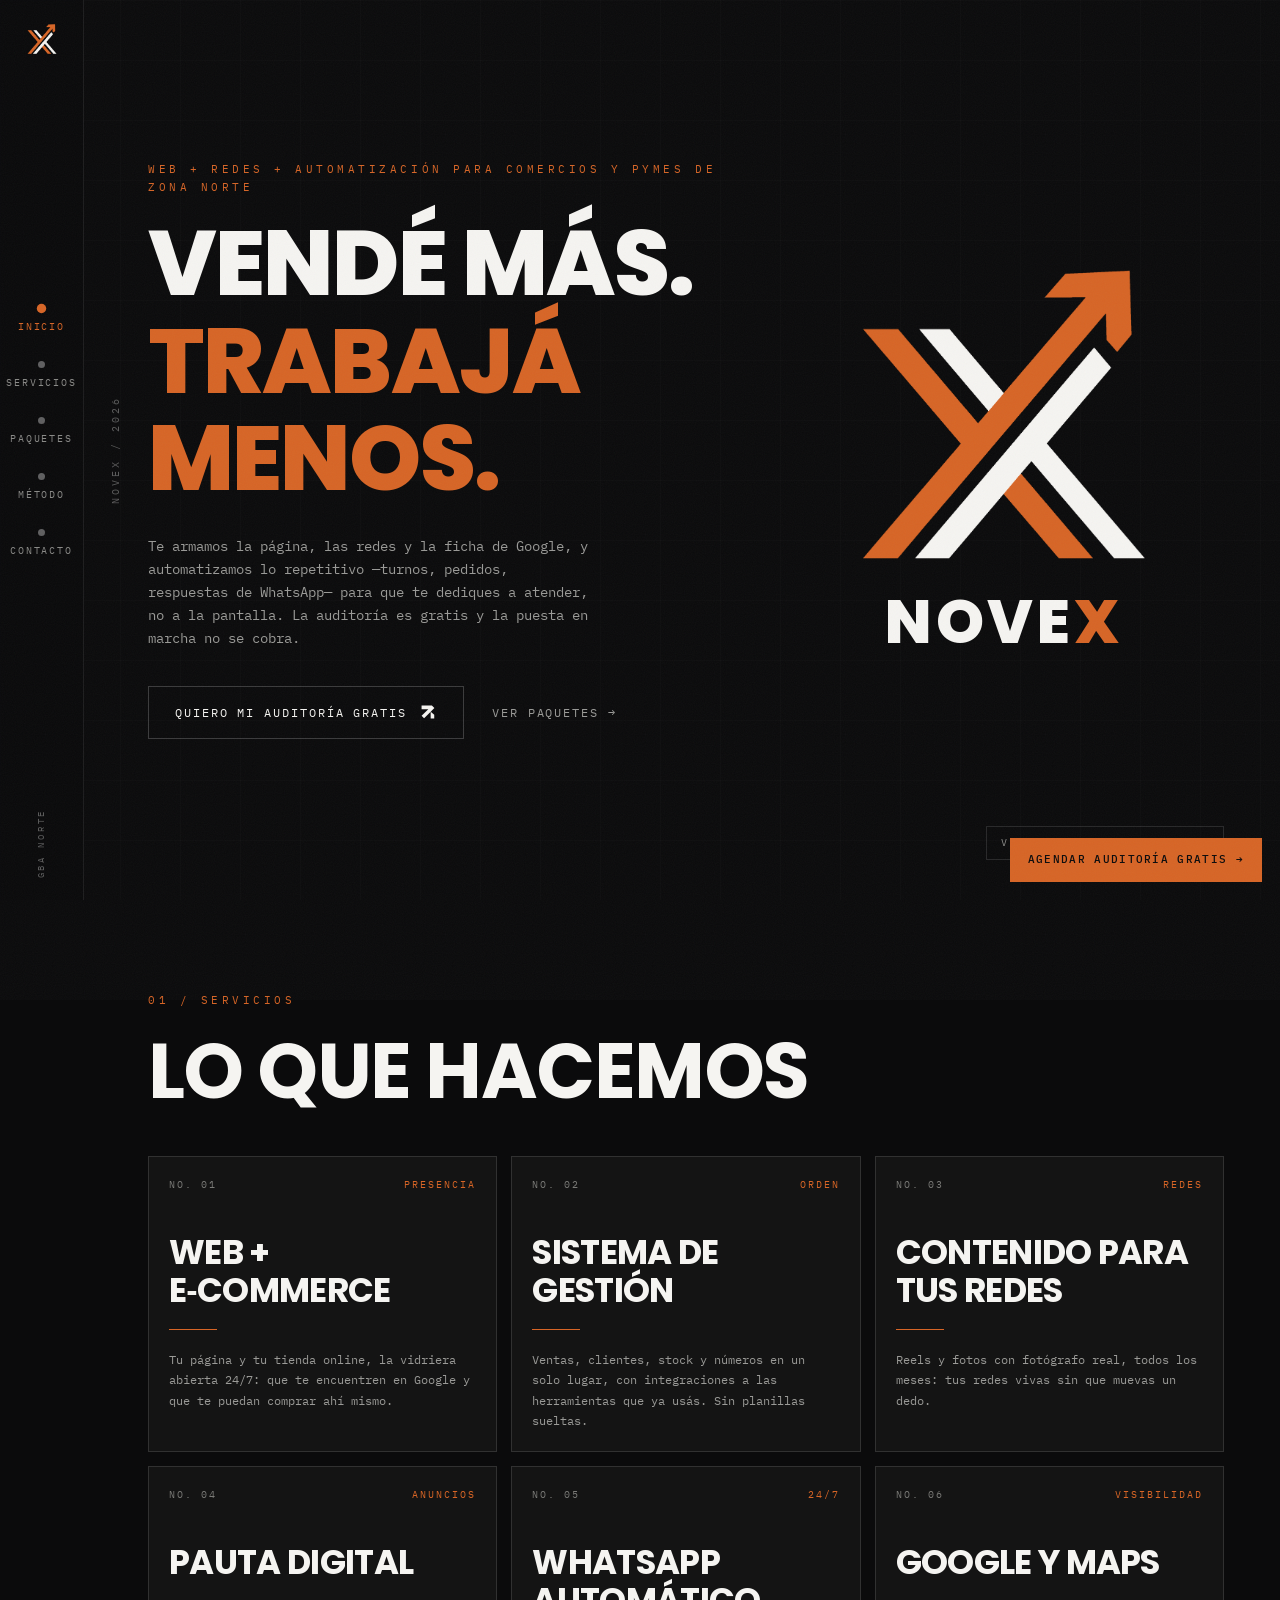
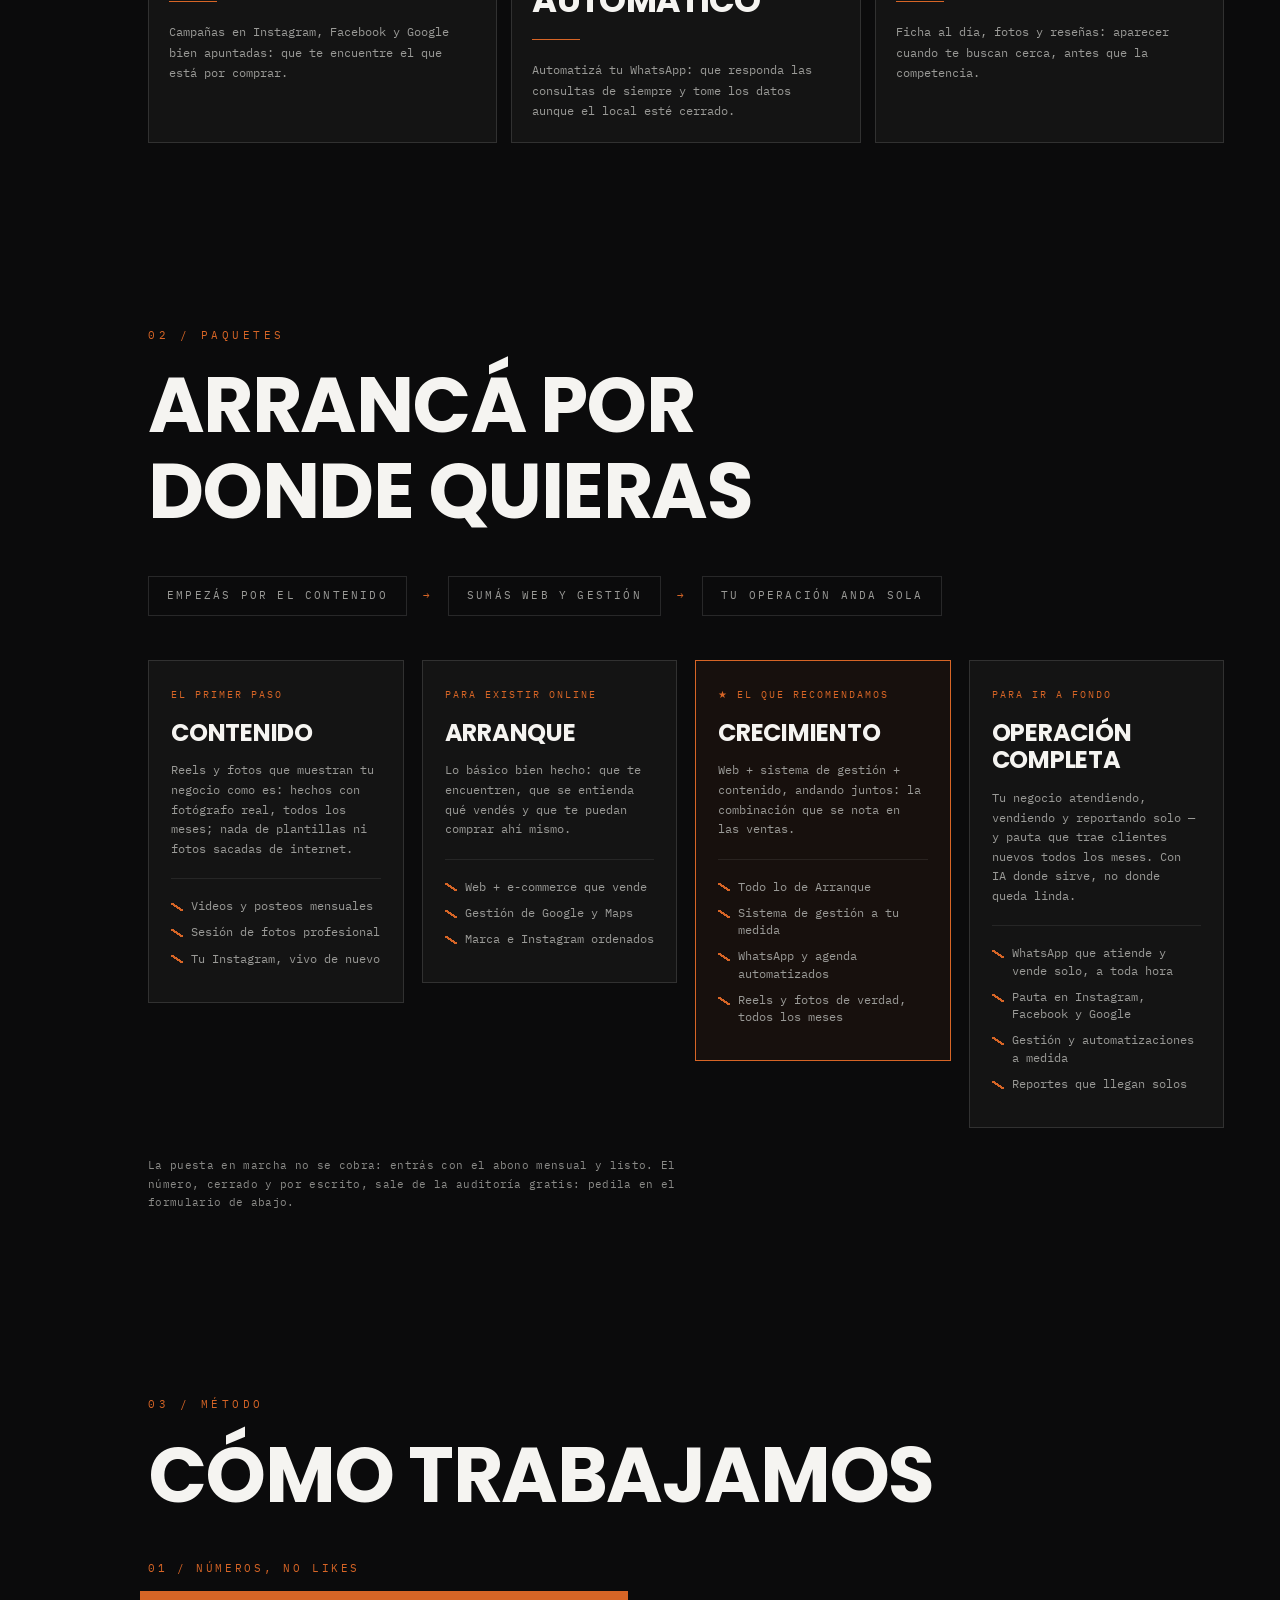
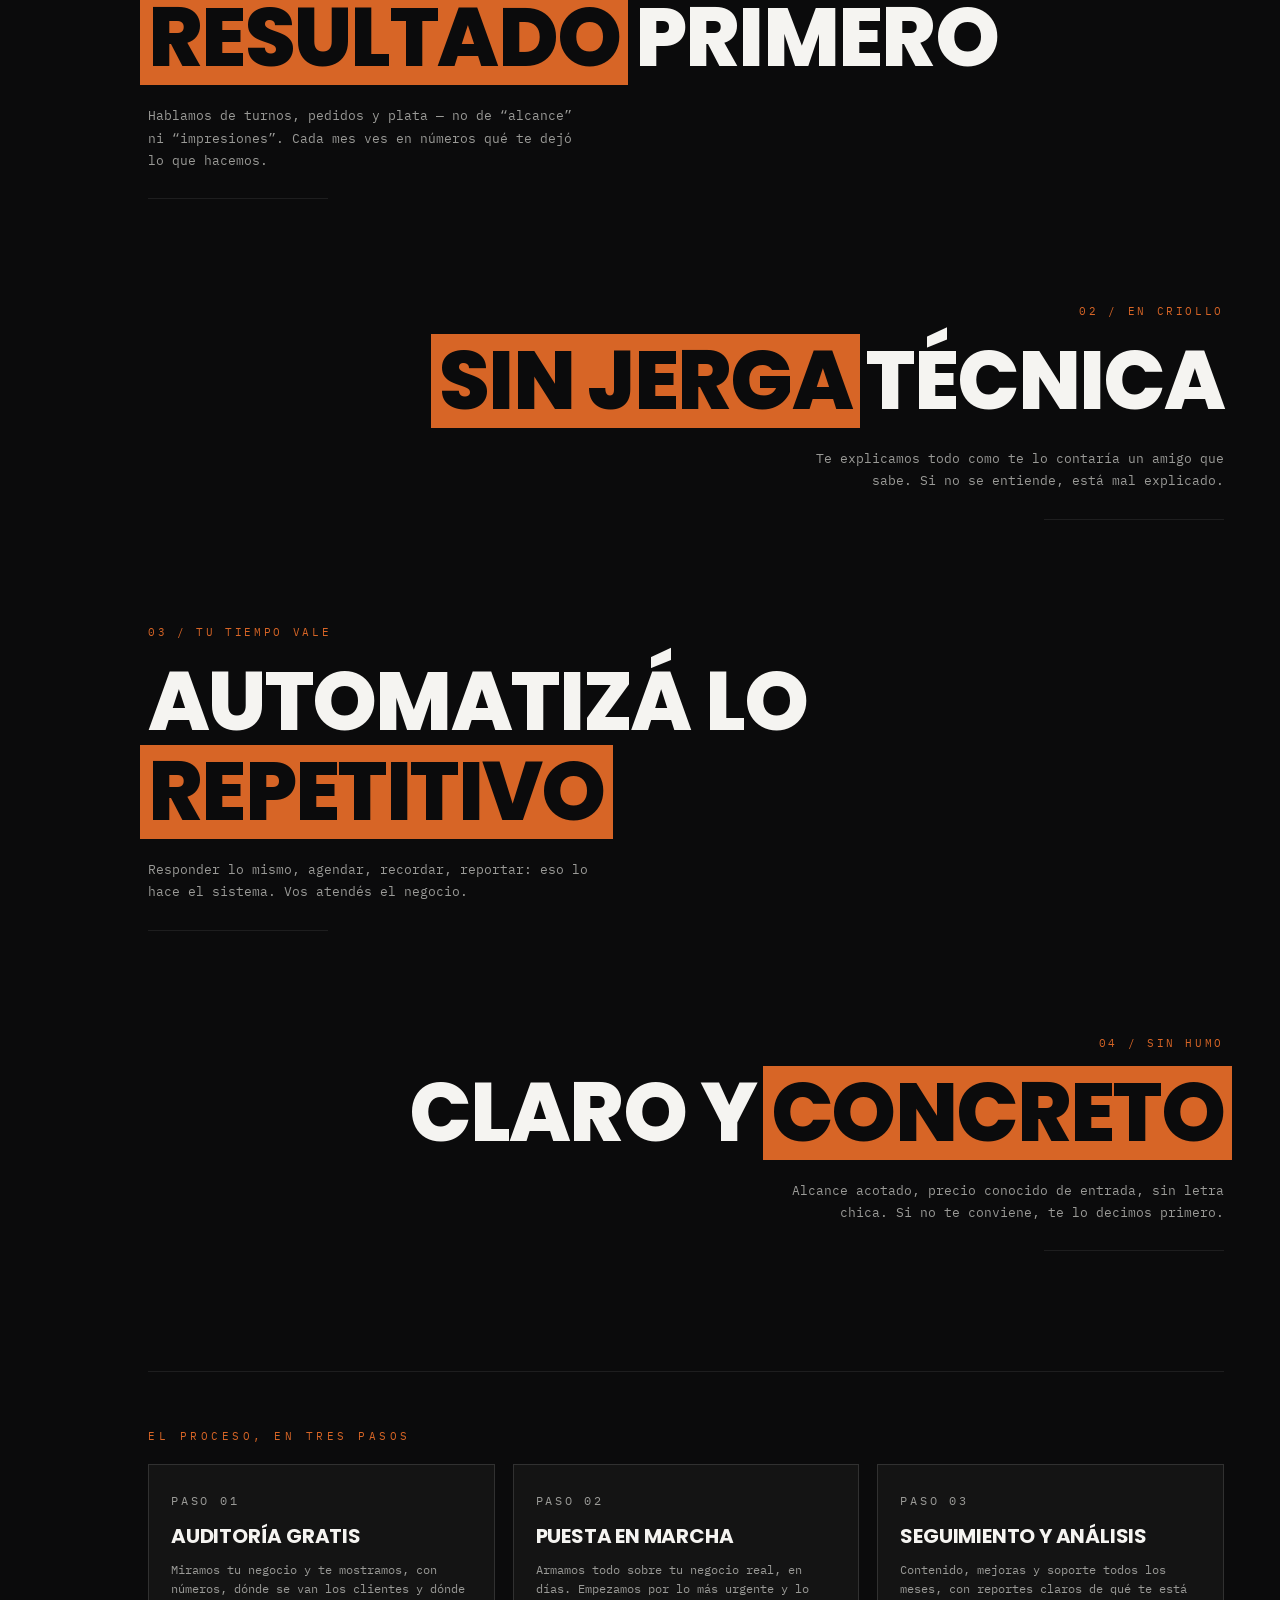
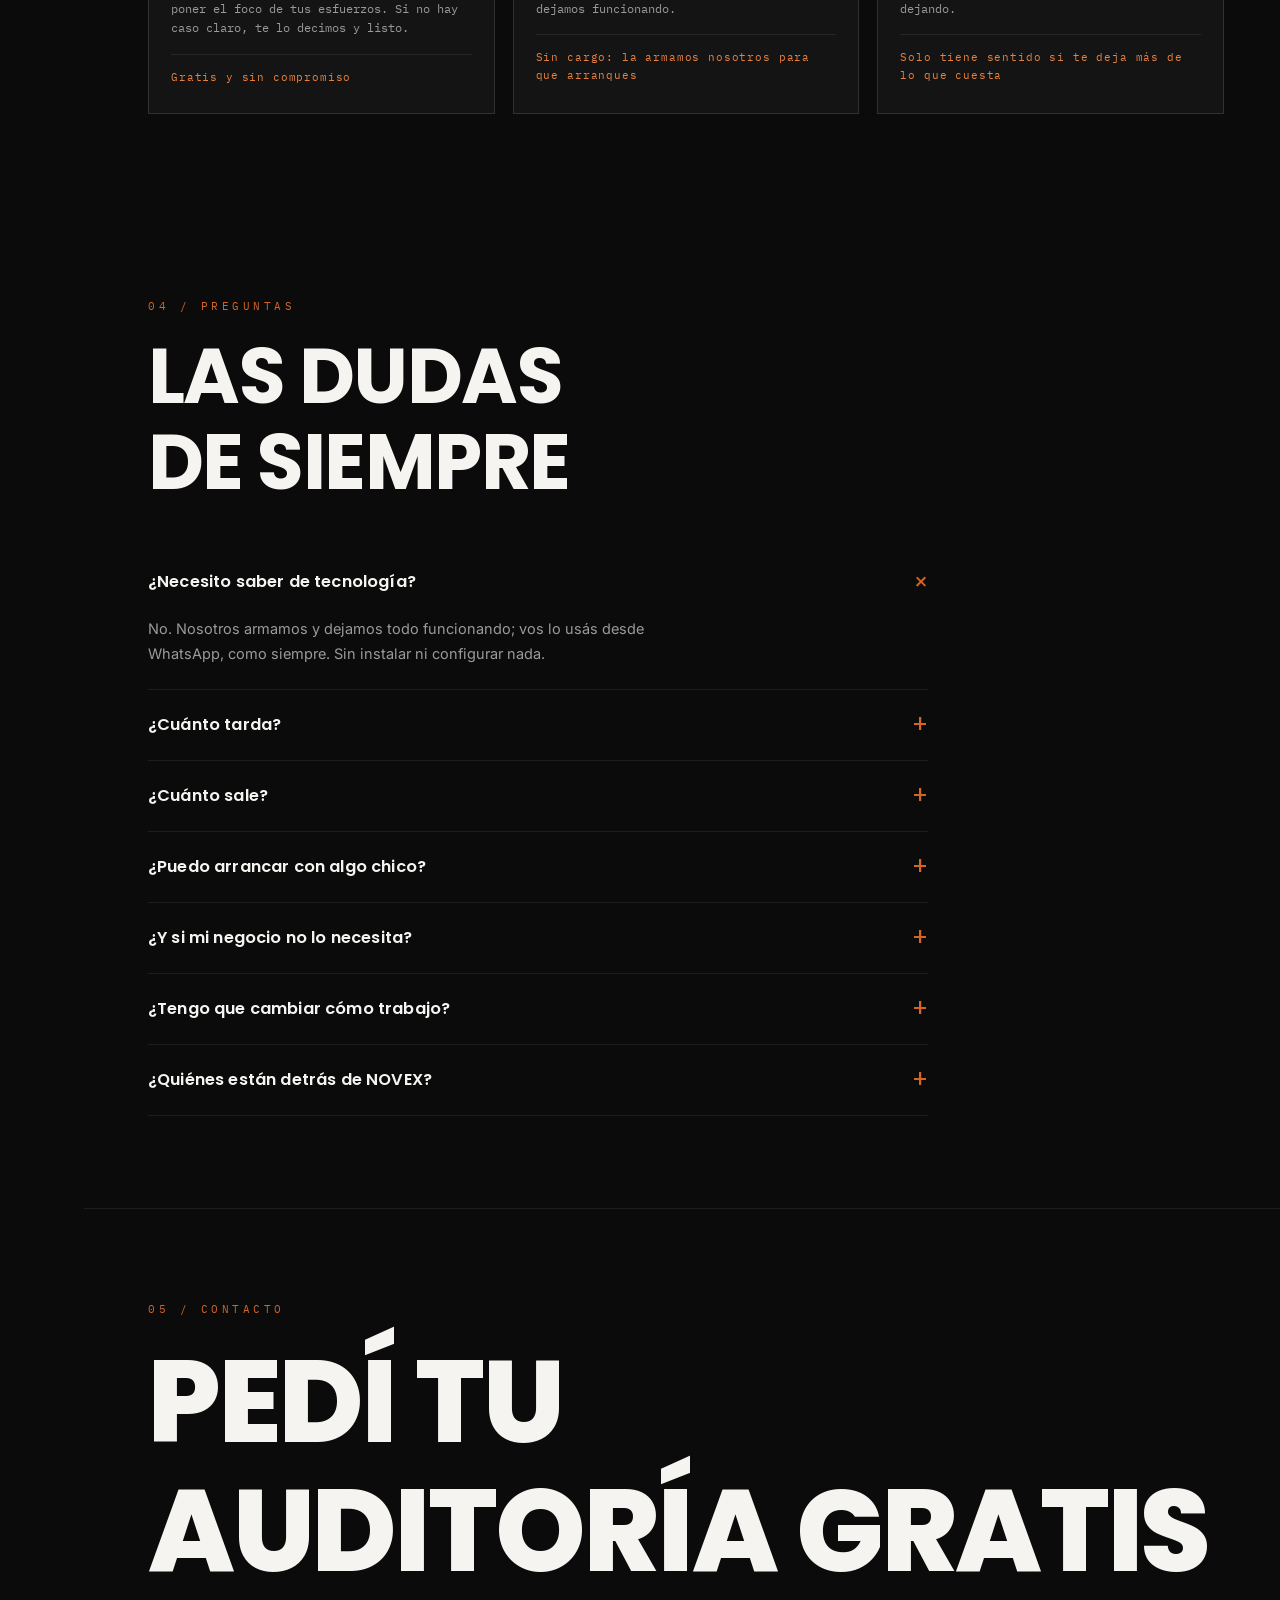
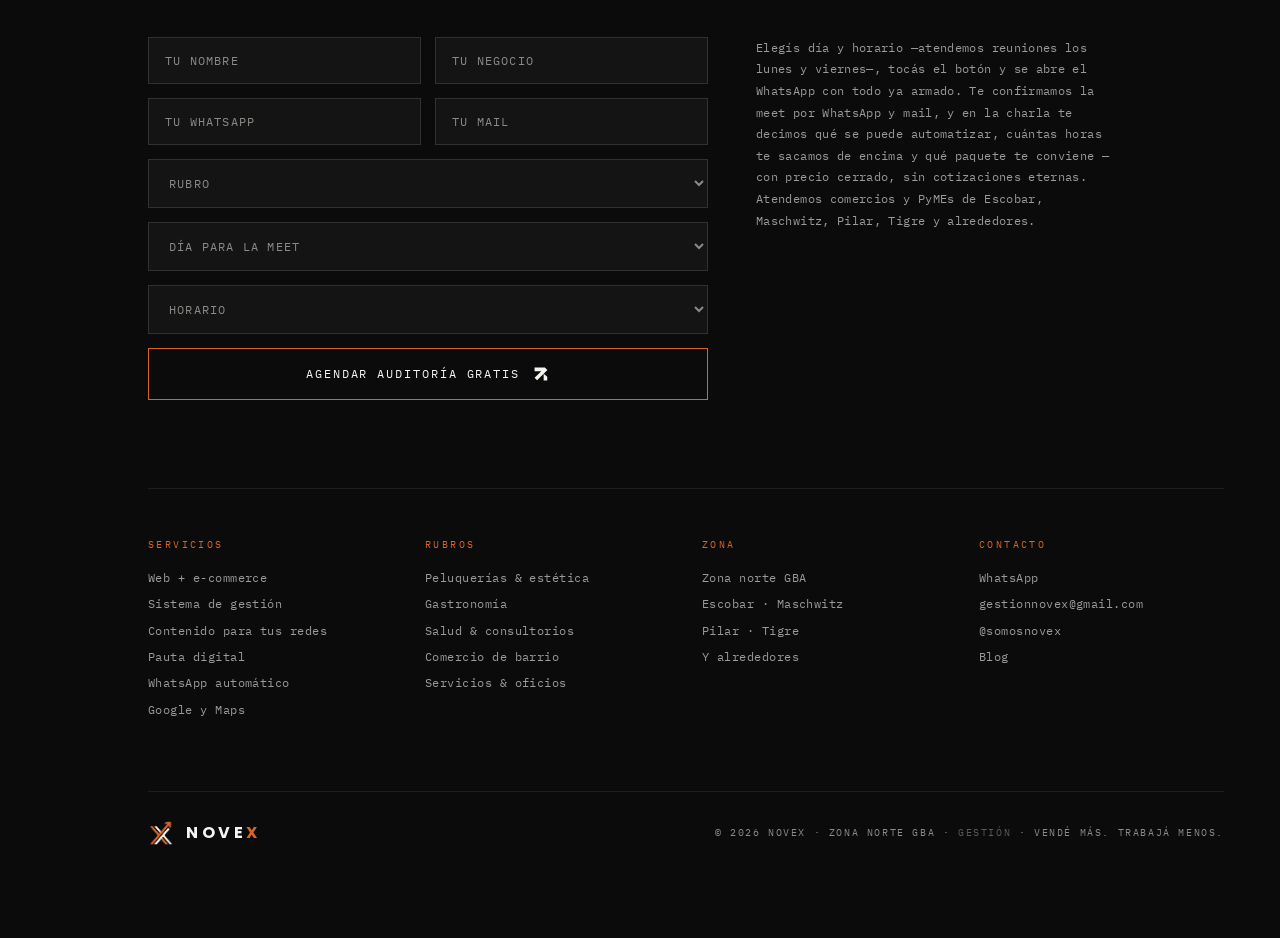
<file: index.html>
<!DOCTYPE html>
<html lang="es-AR">
<head>
  <meta charset="UTF-8">
  <meta name="viewport" content="width=device-width, initial-scale=1.0">
  <title>NOVEX — Páginas web y automatización para PyMEs de zona norte GBA | Vendé más. Trabajá menos.</title>
  <meta name="description" content="Páginas web, contenido y WhatsApp automático para PyMEs de Escobar, Maschwitz, Pilar, Tigre y zona norte GBA. Auditoría gratis. Vendé más. Trabajá menos.">
  <meta property="og:title" content="NOVEX — Vendé más. Trabajá menos.">
  <meta property="og:description" content="Páginas web + automatización para PyMEs de zona norte GBA, a precio de PyME, rápido y en criollo.">
  <meta property="og:type" content="website">
  <meta property="og:url" content="https://somosnovex.com/">
  <meta property="og:image" content="https://somosnovex.com/assets/og.png">
  <meta property="og:image:width" content="1200">
  <meta property="og:image:height" content="630">
  <meta name="twitter:card" content="summary_large_image">
  <meta name="twitter:image" content="https://somosnovex.com/assets/og.png">
  <link rel="canonical" href="https://somosnovex.com/">
  <link rel="icon" type="image/svg+xml" href="assets/favicon.svg">
  <link rel="preconnect" href="https://fonts.googleapis.com">
  <link rel="preconnect" href="https://fonts.gstatic.com" crossorigin>
  <link href="https://fonts.googleapis.com/css2?family=Poppins:wght@600;700;800&family=IBM+Plex+Mono:wght@400;500&family=Inter:wght@400;500&display=swap" rel="stylesheet">
  <link rel="stylesheet" href="estilos.css?v=7">
  <script type="application/ld+json">
  {
    "@context": "https://schema.org",
    "@type": "ProfessionalService",
    "name": "NOVEX",
    "url": "https://somosnovex.com/",
    "description": "Agencia de páginas web, contenido y automatización para PyMEs y comercios de zona norte GBA.",
    "email": "gestionnovex@gmail.com",
    "image": "https://somosnovex.com/assets/og.png",
    "sameAs": ["https://instagram.com/somosnovex"],
    "areaServed": [
      {"@type": "City", "name": "Escobar"},
      {"@type": "City", "name": "Ingeniero Maschwitz"},
      {"@type": "City", "name": "Pilar"},
      {"@type": "City", "name": "Tigre"},
      {"@type": "AdministrativeArea", "name": "Zona norte del Gran Buenos Aires"}
    ],
    "knowsLanguage": "es-AR",
    "slogan": "Vendé más. Trabajá menos."
  }
  </script>
</head>
<body>

  <a class="saltar" href="#inicio">Saltar al contenido</a>

  <!-- grilla + grano de fondo -->
  <div class="fondo-grilla" aria-hidden="true"></div>
  <div class="fondo-grano" aria-hidden="true"></div>

  <!-- ============ BARRA MOBILE ============ -->
  <header class="barra">
    <a class="barra__marca" href="#inicio">
      <img src="assets/novex-iso-dark.png" alt="" width="26" height="26">
      <span>NOVE<em>X</em></span>
    </a>
    <a class="barra__cta mono" href="#contacto">Hablemos →</a>
  </header>

  <!-- ============ SIDE-NAV ============ -->
  <nav class="lateral" aria-label="Secciones">
    <a class="lateral__iso" href="#inicio" aria-label="NOVEX, inicio">
      <img src="assets/novex-iso-dark.png" alt="" width="34" height="34">
    </a>
    <div class="lateral__items">
      <a href="#inicio" class="lateral__item activa"><span class="lateral__punto"></span>Inicio</a>
      <a href="#servicios" class="lateral__item"><span class="lateral__punto"></span>Servicios</a>
      <a href="#paquetes" class="lateral__item"><span class="lateral__punto"></span>Paquetes</a>
      <a href="#metodo" class="lateral__item"><span class="lateral__punto"></span>Método</a>
      <a href="#contacto" class="lateral__item"><span class="lateral__punto"></span>Contacto</a>
    </div>
    <p class="lateral__zona">GBA NORTE</p>
  </nav>

  <main class="contenido">

    <!-- ============ HERO ============ -->
    <section class="hero" id="inicio">
      <p class="hero__vertical mono" aria-hidden="true">NOVEX / 2026</p>

      <div class="hero__bloque">
        <p class="eyebrow mono">Web + redes + automatización para comercios y PyMEs de zona norte</p>
        <h1 class="hero__linea" data-scramble>VENDÉ MÁS.</h1>
        <h1 class="hero__linea hero__linea--naranja" data-scramble data-scramble-delay="200">TRABAJÁ MENOS.</h1>
        <p class="hero__nota mono">Te armamos la página, las redes y la ficha de Google, y automatizamos lo repetitivo
        —turnos, pedidos, respuestas de WhatsApp— para que te dediques a atender, no a la pantalla. La auditoría es gratis y la puesta en marcha no se cobra.</p>
        <div class="hero__acciones">
          <a class="btn" href="#contacto" data-scramble-hover>
            <span class="btn__label">QUIERO MI AUDITORÍA GRATIS</span>
            <svg class="chevron" width="18" height="18" viewBox="0 0 27 27" fill="none" aria-hidden="true"><path d="M3.85715 3.85715H19.2857L23.0553 7.64066L17.5163 13.1595L22.8462 17.5055V23.1429H17.5055V13.1703L7.65696 22.9832L3.8874 19.2L13.9259 9.19781H3.85715V3.85715Z" fill="currentColor"/></svg>
          </a>
          <a class="hero__link mono" href="#paquetes">VER PAQUETES →</a>
        </div>
      </div>

      <div class="hero__marca" aria-hidden="true">
        <img src="assets/novex-iso-dark.png" alt="" width="380" height="380">
        <p>NOVE<em>X</em></p>
      </div>
      <p class="hero__tag mono">v.2026 / Comercios &amp; PyMEs</p>
    </section>

    <!-- ============ SERVICIOS ============ -->
    <section class="seccion" id="servicios">
      <header class="seccion__cab" data-reveal="left">
        <p class="eyebrow mono">01 / Servicios</p>
        <h2>LO QUE HACEMOS</h2>
      </header>

      <div class="servicios" id="pista-servicios">
        <article class="servicio">
          <div class="servicio__cab mono"><span>No. 01</span><span class="servicio__tag">Presencia</span></div>
          <h3>Web + e&#8209;commerce</h3>
          <div class="servicio__linea"></div>
          <p class="mono">Tu página y tu tienda online, la vidriera abierta 24/7: que te encuentren
          en Google y que te puedan comprar ahí mismo.</p>
        </article>
        <article class="servicio">
          <div class="servicio__cab mono"><span>No. 02</span><span class="servicio__tag">Orden</span></div>
          <h3>Sistema de gestión</h3>
          <div class="servicio__linea"></div>
          <p class="mono">Ventas, clientes, stock y números en un solo lugar, con integraciones
          a las herramientas que ya usás. Sin planillas sueltas.</p>
        </article>
        <article class="servicio">
          <div class="servicio__cab mono"><span>No. 03</span><span class="servicio__tag">Redes</span></div>
          <h3>Contenido para tus redes</h3>
          <div class="servicio__linea"></div>
          <p class="mono">Reels y fotos con fotógrafo real, todos los meses:
          tus redes vivas sin que muevas un dedo.</p>
        </article>
        <article class="servicio">
          <div class="servicio__cab mono"><span>No. 04</span><span class="servicio__tag">Anuncios</span></div>
          <h3>Pauta digital</h3>
          <div class="servicio__linea"></div>
          <p class="mono">Campañas en Instagram, Facebook y Google bien apuntadas: que te
          encuentre el que está por comprar.</p>
        </article>
        <article class="servicio">
          <div class="servicio__cab mono"><span>No. 05</span><span class="servicio__tag">24/7</span></div>
          <h3>WhatsApp automático</h3>
          <div class="servicio__linea"></div>
          <p class="mono">Automatizá tu WhatsApp: que responda las consultas de siempre y tome los datos
          aunque el local esté cerrado.</p>
        </article>
        <article class="servicio">
          <div class="servicio__cab mono"><span>No. 06</span><span class="servicio__tag">Visibilidad</span></div>
          <h3>Google y Maps</h3>
          <div class="servicio__linea"></div>
          <p class="mono">Ficha al día, fotos y reseñas: aparecer cuando te buscan
          cerca, antes que la competencia.</p>
        </article>
      </div>
      <div class="servicios__nav" aria-hidden="true">
        <button type="button" class="servicios__flecha" data-slide="-1" aria-label="Anterior">‹</button>
        <span class="mono servicios__pista">deslizá →</span>
        <button type="button" class="servicios__flecha" data-slide="1" aria-label="Siguiente">›</button>
      </div>
    </section>

    <!-- ============ PAQUETES ============ -->
    <section class="seccion" id="paquetes">
      <header class="seccion__cab" data-reveal="left">
        <p class="eyebrow mono">02 / Paquetes</p>
        <h2>ARRANCÁ POR <br>DONDE QUIERAS</h2>
      </header>

      <div class="recorrido mono" data-reveal="up">
        <span>Empezás por el contenido</span>
        <span class="recorrido__flecha" aria-hidden="true">→</span>
        <span>Sumás web y gestión</span>
        <span class="recorrido__flecha" aria-hidden="true">→</span>
        <span>Tu operación anda sola</span>
      </div>

      <div class="paquetes">
        <article class="paquete" data-reveal="up">
          <p class="paquete__tag mono">El primer paso</p>
          <h3>Contenido</h3>
          <p class="paquete__desc mono">Reels y fotos que muestran tu negocio como es:
          hechos con fotógrafo real, todos los meses; nada de plantillas ni fotos sacadas de internet.</p>
          <ul class="mono">
            <li>Videos y posteos mensuales</li>
            <li>Sesión de fotos profesional</li>
            <li>Tu Instagram, vivo de nuevo</li>
          </ul>
        </article>

        <article class="paquete" data-reveal="up">
          <p class="paquete__tag mono">Para existir online</p>
          <h3>Arranque</h3>
          <p class="paquete__desc mono">Lo básico bien hecho: que te encuentren,
          que se entienda qué vendés y que te puedan comprar ahí mismo.</p>
          <ul class="mono">
            <li>Web + e-commerce que vende</li>
            <li>Gestión de Google y Maps</li>
            <li>Marca e Instagram ordenados</li>
          </ul>
        </article>

        <article class="paquete paquete--estrella" data-reveal="up">
          <p class="paquete__tag mono">★ El que recomendamos</p>
          <h3>Crecimiento</h3>
          <p class="paquete__desc mono">Web + sistema de gestión + contenido,
          andando juntos: la combinación que se nota en las ventas.</p>
          <ul class="mono">
            <li>Todo lo de Arranque</li>
            <li>Sistema de gestión a tu medida</li>
            <li>WhatsApp y agenda automatizados</li>
            <li>Reels y fotos de verdad, todos los meses</li>
          </ul>
        </article>

        <article class="paquete" data-reveal="up">
          <p class="paquete__tag mono">Para ir a fondo</p>
          <h3>Operación completa</h3>
          <p class="paquete__desc mono">Tu negocio atendiendo, vendiendo y reportando
          solo — y pauta que trae clientes nuevos todos los meses. Con IA donde sirve, no donde queda linda.</p>
          <ul class="mono">
            <li>WhatsApp que atiende y vende solo, a toda hora</li>
            <li>Pauta en Instagram, Facebook y Google</li>
            <li>Gestión y automatizaciones a medida</li>
            <li>Reportes que llegan solos</li>
          </ul>
        </article>
      </div>

      <p class="nota-precios mono" data-reveal="up">La puesta en marcha no se cobra: entrás con el
      abono mensual y listo. El número, cerrado y por escrito, sale de la auditoría gratis: pedila en el formulario de abajo.</p>
    </section>

    <!-- ============ MÉTODO ============ -->
    <section class="seccion" id="metodo">
      <header class="seccion__cab" data-reveal="left">
        <p class="eyebrow mono">03 / Método</p>
        <h2>CÓMO TRABAJAMOS</h2>
      </header>

      <div class="principios">
        <article class="principio" data-reveal="left">
          <p class="mono principio__tag">01 / Números, no likes</p>
          <h3><span class="resalte"><i></i><b>RESULTADO</b></span> PRIMERO</h3>
          <p class="mono principio__nota">Hablamos de turnos, pedidos y plata — no de “alcance”
          ni “impresiones”. Cada mes ves en números qué te dejó lo que hacemos.</p>
          <div class="principio__deco"></div>
        </article>
        <article class="principio principio--der" data-reveal="right">
          <p class="mono principio__tag">02 / En criollo</p>
          <h3><span class="resalte"><i></i><b>SIN JERGA</b></span> TÉCNICA</h3>
          <p class="mono principio__nota">Te explicamos todo como te lo contaría un amigo
          que sabe. Si no se entiende, está mal explicado.</p>
          <div class="principio__deco"></div>
        </article>
        <article class="principio" data-reveal="left">
          <p class="mono principio__tag">03 / Tu tiempo vale</p>
          <h3>AUTOMATIZÁ LO <span class="resalte"><i></i><b>REPETITIVO</b></span></h3>
          <p class="mono principio__nota">Responder lo mismo, agendar, recordar, reportar:
          eso lo hace el sistema. Vos atendés el negocio.</p>
          <div class="principio__deco"></div>
        </article>
        <article class="principio principio--der" data-reveal="right">
          <p class="mono principio__tag">04 / Sin humo</p>
          <h3>CLARO Y <span class="resalte"><i></i><b>CONCRETO</b></span></h3>
          <p class="mono principio__nota">Alcance acotado, precio conocido de entrada, sin
          letra chica. Si no te conviene, te lo decimos primero.</p>
          <div class="principio__deco"></div>
        </article>
      </div>

      <div class="proceso" data-reveal="up">
        <p class="eyebrow mono">El proceso, en tres pasos</p>
        <div class="proceso__fila">
          <article class="paso">
            <p class="mono paso__num">Paso 01</p>
            <h3>AUDITORÍA GRATIS</h3>
            <p class="mono">Miramos tu negocio y te mostramos, con números, dónde se van
            los clientes y dónde poner el foco de tus esfuerzos. Si no hay caso claro, te lo decimos y listo.</p>
            <p class="mono paso__precio">Gratis y sin compromiso</p>
          </article>
          <article class="paso">
            <p class="mono paso__num">Paso 02</p>
            <h3>PUESTA EN MARCHA</h3>
            <p class="mono">Armamos todo sobre tu negocio real, en días. Empezamos por
            lo más urgente y lo dejamos funcionando.</p>
            <p class="mono paso__precio">Sin cargo: la armamos nosotros para que arranques</p>
          </article>
          <article class="paso">
            <p class="mono paso__num">Paso 03</p>
            <h3>SEGUIMIENTO Y ANÁLISIS</h3>
            <p class="mono">Contenido, mejoras y soporte todos los meses, con reportes
            claros de qué te está dejando.</p>
            <p class="mono paso__precio">Solo tiene sentido si te deja más de lo que cuesta</p>
          </article>
        </div>
      </div>
    </section>

    <!-- ============ FAQ ============ -->
    <section class="seccion seccion--angosta" id="faq">
      <header class="seccion__cab" data-reveal="left">
        <p class="eyebrow mono">04 / Preguntas</p>
        <h2>LAS DUDAS <br>DE SIEMPRE</h2>
      </header>

      <div class="faq" data-reveal="up">
        <details open>
          <summary>¿Necesito saber de tecnología?</summary>
          <p>No. Nosotros armamos y dejamos todo funcionando; vos lo usás desde
          WhatsApp, como siempre. Sin instalar ni configurar nada.</p>
        </details>
        <details>
          <summary>¿Cuánto tarda?</summary>
          <p>Días, no meses. Entramos por lo que más te duele —la web, el contenido
          o la atención— y lo dejamos andando. Después vamos sumando el resto de a poco. El tiempo que te ahorra lo ves enseguida; las ventas las medimos mes a mes, con números.</p>
        </details>
        <details>
          <summary>¿Cuánto sale?</summary>
          <p>La auditoría es gratis y la puesta en marcha también: no cobramos por
          arrancar. Pagás solo el abono mensual, fijo y sin letra chica, y el número
          exacto te lo damos cerrado y por escrito antes de empezar.</p>
        </details>
        <details>
          <summary>¿Puedo arrancar con algo chico?</summary>
          <p>Sí, para eso está el paquete de Contenido: reels y fotos con fotógrafo real
          todos los meses, sin costo de arranque. Tu negocio empieza a verse bien online,
          y cuando los resultados te convenzan, pasás a Crecimiento, el que recomendamos. Nadie te apura.</p>
        </details>
        <details>
          <summary>¿Y si mi negocio no lo necesita?</summary>
          <p>Te lo decimos en la auditoría. Si lo que hacemos no te va a dejar más
          de lo que cuesta, no tiene sentido para nadie — preferimos que nos
          recomiendes a cobrarte por algo que no sirve.</p>
        </details>
        <details>
          <summary>¿Tengo que cambiar cómo trabajo?</summary>
          <p>No. Armamos todo sobre tu forma de trabajar actual: tu WhatsApp, tu
          agenda, tus tiempos. La idea es sacarte tareas, no sumarte sistemas.</p>
        </details>
        <details>
          <summary>¿Quiénes están detrás de NOVEX?</summary>
          <p>Dos socios, de zona norte. Cuando escribís, te responde uno de
          nosotros — no un call center ni un bot que se hace el humano.</p>
        </details>
      </div>
    </section>

    <!-- ============ CONTACTO ============ -->
    <section class="seccion contacto" id="contacto">
      <header class="seccion__cab" data-reveal="left">
        <p class="eyebrow mono">05 / Contacto</p>
        <h2 class="contacto__titulo">PEDÍ TU <br>AUDITORÍA GRATIS</h2>
      </header>

      <div class="contacto__cta" data-reveal="up">
        <form class="form" id="form-auditoria" novalidate>
          <input type="text" name="nombre" placeholder="TU NOMBRE" aria-label="Tu nombre" autocomplete="name" required>
          <input type="text" name="negocio" placeholder="TU NEGOCIO" aria-label="El nombre de tu negocio" autocomplete="organization" required>
          <input type="tel" name="telefono" placeholder="TU WHATSAPP" aria-label="Tu número de WhatsApp" autocomplete="tel" inputmode="tel" required>
          <input type="email" name="email" placeholder="TU MAIL" aria-label="Tu email" autocomplete="email" inputmode="email" required>
          <select name="rubro" aria-label="Rubro de tu negocio" required>
            <option value="" selected disabled>RUBRO</option>
            <option>Peluquería / estética</option>
            <option>Gastronomía</option>
            <option>Salud / consultorio</option>
            <option>Comercio de barrio</option>
            <option>Servicios / oficios</option>
            <option>Estudio / profesional</option>
            <option>Otro</option>
          </select>
          <select name="dia" id="turno-dia" aria-label="Día para la reunión" required>
            <option value="" selected disabled>DÍA PARA LA MEET</option>
          </select>
          <select name="hora" aria-label="Horario para la reunión" required>
            <option value="" selected disabled>HORARIO</option>
            <option>10:00</option>
            <option>11:00</option>
            <option>12:00</option>
            <option>16:00</option>
            <option>17:00</option>
            <option>18:00</option>
          </select>
          <button class="btn btn--lleno" type="submit" data-scramble-hover>
            <span class="btn__label">AGENDAR AUDITORÍA GRATIS</span>
            <svg class="chevron" width="18" height="18" viewBox="0 0 27 27" fill="none" aria-hidden="true"><path d="M3.85715 3.85715H19.2857L23.0553 7.64066L17.5163 13.1595L22.8462 17.5055V23.1429H17.5055V13.1703L7.65696 22.9832L3.8874 19.2L13.9259 9.19781H3.85715V3.85715Z" fill="currentColor"/></svg>
          </button>
          <p class="form__error mono" role="alert" hidden>Completá todos los datos y elegí día y horario.</p>
        </form>
        <p class="contacto__nota mono">Elegís día y horario —atendemos reuniones los lunes y viernes—,
        tocás el botón y se abre el WhatsApp con todo ya armado. Te confirmamos la meet por WhatsApp
        y mail, y en la charla te decimos qué se puede automatizar, cuántas horas te sacamos de encima
        y qué paquete te conviene — con precio cerrado, sin cotizaciones eternas. Atendemos comercios
        y PyMEs de Escobar, Maschwitz, Pilar, Tigre y alrededores.</p>
      </div>

      <div class="colofon" data-reveal="up">
        <div>
          <p class="colofon__titulo mono">Servicios</p>
          <ul class="mono">
            <li><a href="#servicios">Web + e-commerce</a></li>
            <li><a href="#servicios">Sistema de gestión</a></li>
            <li><a href="#servicios">Contenido para tus redes</a></li>
            <li><a href="#servicios">Pauta digital</a></li>
            <li><a href="#servicios">WhatsApp automático</a></li>
            <li><a href="#servicios">Google y Maps</a></li>
          </ul>
        </div>
        <div>
          <p class="colofon__titulo mono">Rubros</p>
          <ul class="mono">
            <li>Peluquerías &amp; estética</li>
            <li>Gastronomía</li>
            <li>Salud &amp; consultorios</li>
            <li>Comercio de barrio</li>
            <li>Servicios &amp; oficios</li>
          </ul>
        </div>
        <div>
          <p class="colofon__titulo mono">Zona</p>
          <ul class="mono">
            <li>Zona norte GBA</li>
            <li>Escobar · Maschwitz</li>
            <li>Pilar · Tigre</li>
            <li>Y alrededores</li>
          </ul>
        </div>
        <div>
          <p class="colofon__titulo mono">Contacto</p>
          <ul class="mono">
            <li><a href="https://wa.me/5491178201430" target="_blank" rel="noopener">WhatsApp</a></li>
            <li><a href="mailto:gestionnovex@gmail.com">gestionnovex@gmail.com</a></li>
            <li><a href="https://instagram.com/somosnovex" target="_blank" rel="noopener">@somosnovex</a></li>
            <li><a href="/blog/">Blog</a></li>
          </ul>
        </div>
      </div>

      <div class="pie">
        <div class="pie__marca">
          <img src="assets/novex-iso-dark.png" alt="" width="26" height="26">
          <span>NOVE<em>X</em></span>
        </div>
        <p class="mono">© 2026 NOVEX · Zona norte GBA · <a href="/gestion/" rel="nofollow" class="pie__gestion">gestión</a> · Vendé más. Trabajá menos.</p>
      </div>
    </section>

  </main>

  <a class="flotante mono" id="btn-flotante" href="#contacto">AGENDAR AUDITORÍA GRATIS →</a>

  <script src="main.js?v=10"></script>
</body>
</html>
</file>
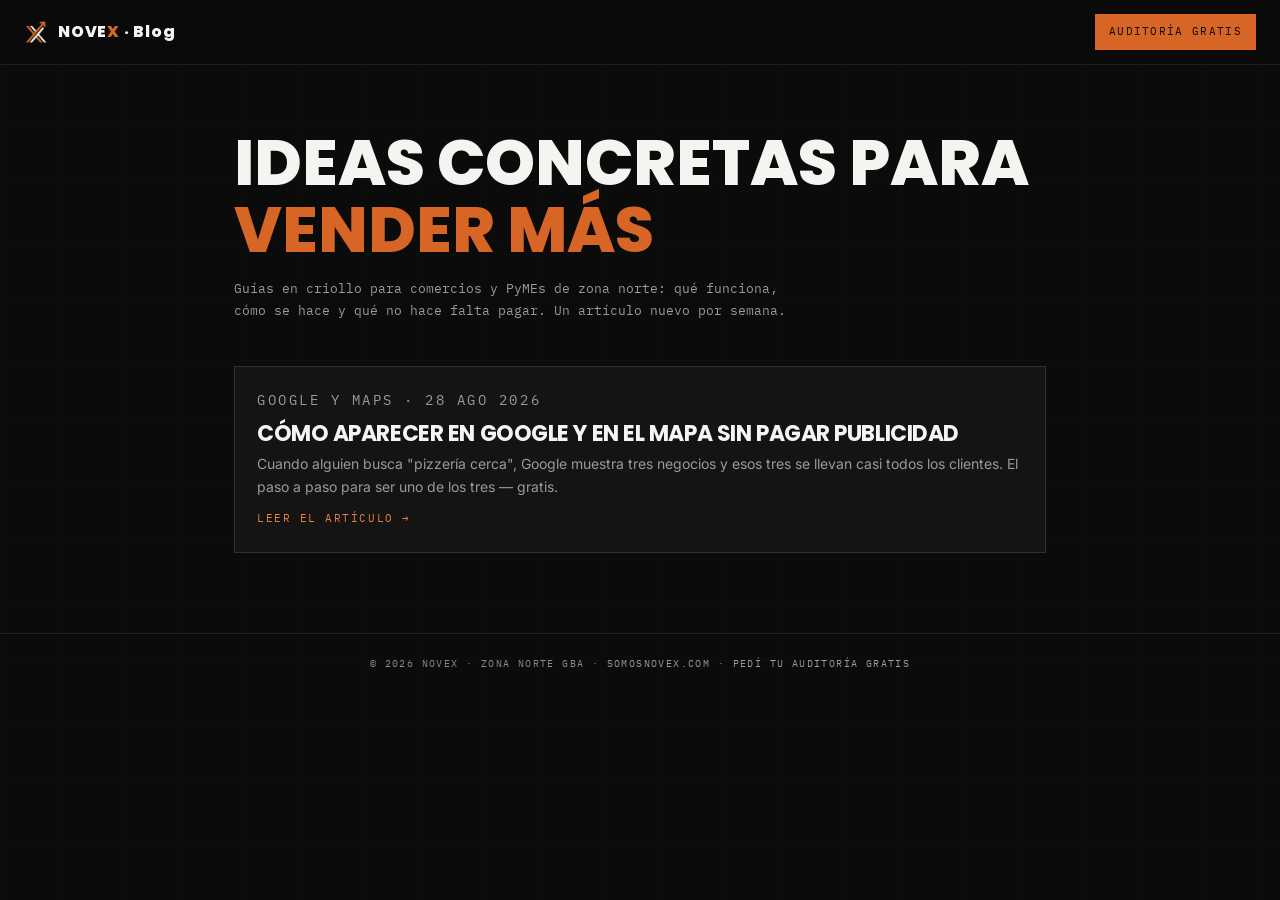
<file: blog/index.html>
<!DOCTYPE html>
<html lang="es-AR">
<head>
  <meta charset="UTF-8">
  <meta name="viewport" content="width=device-width, initial-scale=1.0">
  <title>Blog de NOVEX — Ideas concretas para que tu negocio venda más</title>
  <meta name="description" content="Guías en criollo para comercios y PyMEs de zona norte GBA: cómo aparecer en Google, qué tiene que tener tu página web, cómo automatizar el WhatsApp y más. Sin jerga y sin humo.">
  <link rel="canonical" href="https://somosnovex.com/blog/">
  <meta property="og:title" content="Blog de NOVEX — Ideas concretas para vender más">
  <meta property="og:description" content="Guías en criollo para comercios y PyMEs de zona norte GBA. Sin jerga.">
  <meta property="og:type" content="website">
  <meta property="og:url" content="https://somosnovex.com/blog/">
  <meta property="og:image" content="https://somosnovex.com/assets/og.png">
  <link rel="icon" type="image/svg+xml" href="../assets/favicon.svg">
  <link rel="preconnect" href="https://fonts.googleapis.com">
  <link rel="preconnect" href="https://fonts.gstatic.com" crossorigin>
  <link href="https://fonts.googleapis.com/css2?family=Poppins:wght@600;700;800&family=IBM+Plex+Mono:wght@400;500&family=Inter:wght@400;500&display=swap" rel="stylesheet">
  <link rel="stylesheet" href="../estilos.css?v=7">
  <link rel="stylesheet" href="estilos.css?v=1">
</head>
<body>
  <div class="fondo-grilla" aria-hidden="true"></div>

  <header class="blog-barra">
    <a class="blog-barra__marca" href="/">
      <img src="../assets/novex-iso-dark.png" alt="" width="24" height="24">
      <span>NOVE<em>X</em> · Blog</span>
    </a>
    <a class="blog-barra__cta" href="/#contacto">Auditoría gratis</a>
  </header>

  <main class="blog-portada">
    <h1>Ideas concretas para <em>vender más</em></h1>
    <p class="blog-portada__bajada">Guías en criollo para comercios y PyMEs de zona norte:
    qué funciona, cómo se hace y qué no hace falta pagar. Un artículo nuevo por semana.</p>

    <div class="blog-lista">
      <!-- El más nuevo va arriba. -->
      <a class="blog-tarjeta" href="/blog/como-aparecer-en-google-y-en-el-mapa.html">
        <p class="blog-tarjeta__meta">Google y Maps · 28 ago 2026</p>
        <h2>Cómo aparecer en Google y en el mapa sin pagar publicidad</h2>
        <p>Cuando alguien busca "pizzería cerca", Google muestra tres negocios y esos tres se
        llevan casi todos los clientes. El paso a paso para ser uno de los tres — gratis.</p>
        <span class="blog-tarjeta__leer">Leer el artículo →</span>
      </a>
    </div>
  </main>

  <footer class="blog-pie">
    © 2026 NOVEX · Zona norte GBA · <a href="/">somosnovex.com</a> ·
    <a href="/#contacto">Pedí tu auditoría gratis</a>
  </footer>
</body>
</html>
</file>
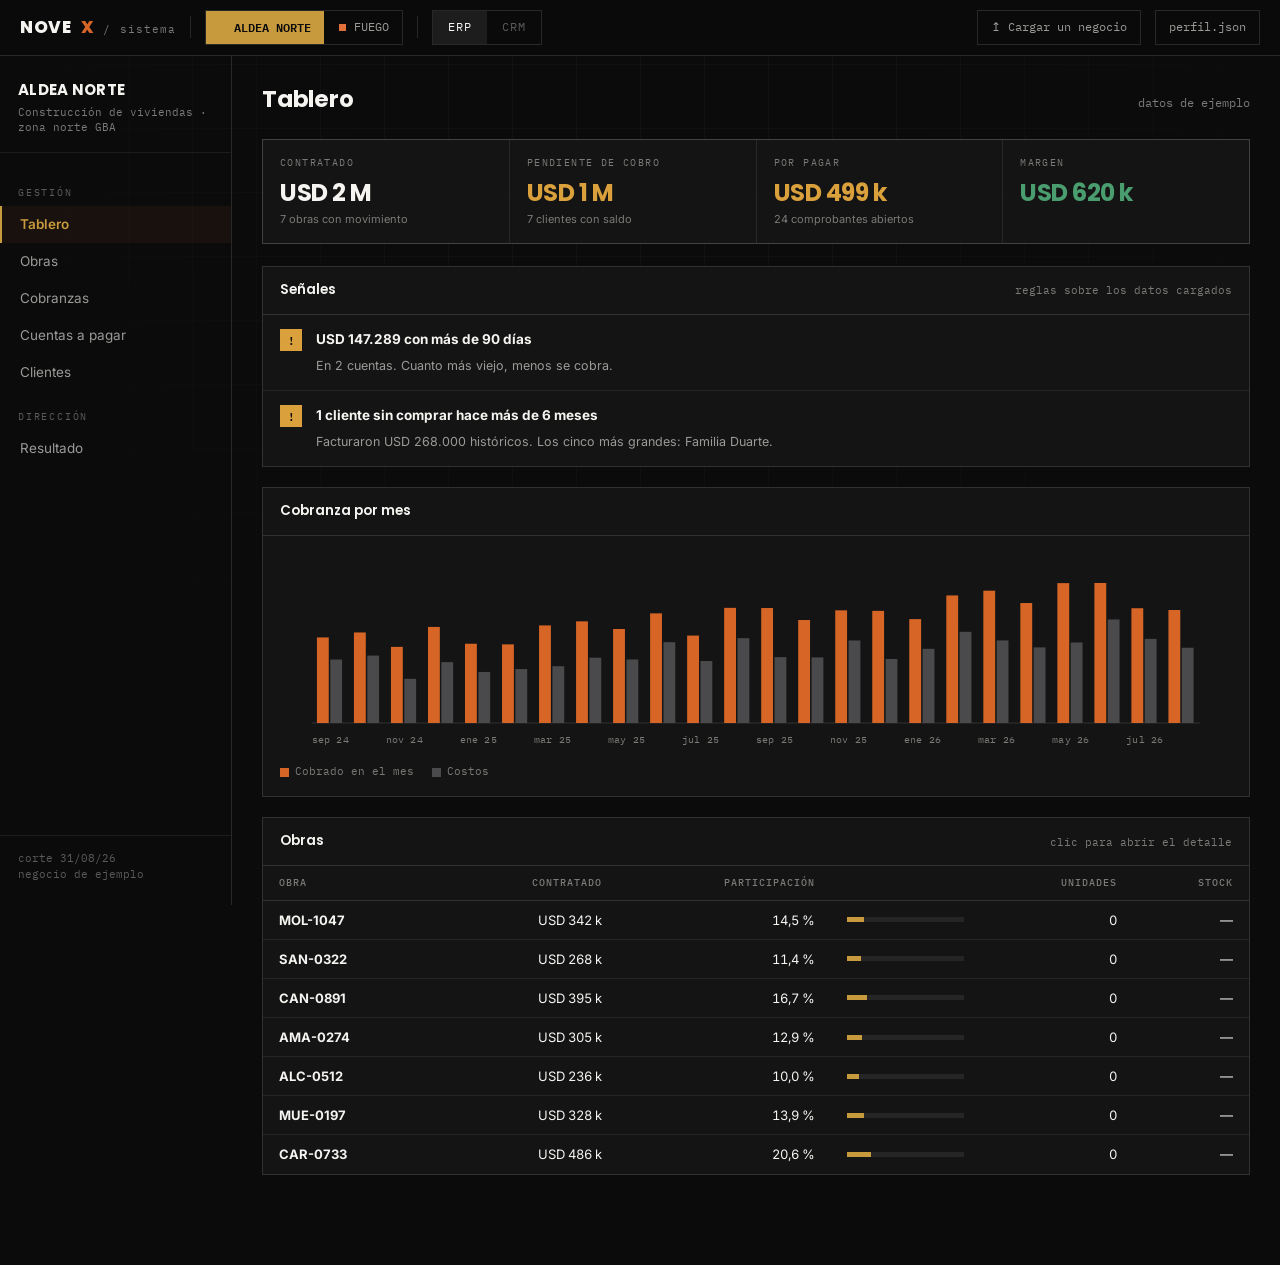
<file: sistema/index.html>
<!DOCTYPE html>
<html lang="es-AR">
<head>
  <meta charset="UTF-8">
  <meta name="viewport" content="width=device-width, initial-scale=1.0">
  <meta name="theme-color" content="#0b0b0c">
  <title>NOVEX · Sistema de gestión adaptable</title>
  <meta name="description" content="Un solo sistema de gestión que se adapta a cada negocio: ERP y CRM configurables por perfil. Demostración de NOVEX.">
  <link rel="icon" type="image/svg+xml" href="../assets/favicon.svg">
  <link rel="preconnect" href="https://fonts.googleapis.com">
  <link rel="preconnect" href="https://fonts.gstatic.com" crossorigin>
  <link href="https://fonts.googleapis.com/css2?family=Poppins:wght@600;700;800&family=IBM+Plex+Mono:wght@400;500;600&family=Inter:wght@400;500;600;700&display=swap" rel="stylesheet">
  <link rel="stylesheet" href="estilos.css?v=1">
</head>
<body>
<div class="fondo-grilla" aria-hidden="true"></div>

<!-- ============ BARRA SUPERIOR ============ -->
<header class="barra">
  <a class="barra__marca" href="../" title="Ir a novex">NOVE<em>X</em><span class="mono">/ sistema</span></a>
  <div class="barra__sep"></div>
  <div class="selector mono" id="selector-negocio"></div>
  <div class="barra__sep"></div>
  <div class="conmutador" id="conmutador-app"></div>
  <span class="barra__espacio"></span>
  <button class="boton-linea mono" id="btn-cargar">↥ Cargar un negocio</button>
  <button class="boton-linea mono" id="btn-perfil">perfil.json</button>
</header>

<!-- ============ APLICACIÓN ============ -->
<div class="marco">
  <aside class="lateral">
    <div class="lateral__negocio">
      <b id="negocio-nombre"></b>
      <span class="mono" id="negocio-rubro"></span>
    </div>
    <nav id="menu"></nav>
    <div class="lateral__pie mono">
      <span id="negocio-corte"></span>
      <span id="negocio-fuente"></span>
    </div>
  </aside>

  <main>
    <div class="encabezado">
      <h1 id="titulo-vista"></h1>
      <span class="mono" id="miga"></span>
      <span class="barra__espacio"></span>
      <span class="mono tenue" id="sello"></span>
    </div>
    <div id="vista"></div>
  </main>
</div>

<!-- zona de arrastre para cargar un paquete -->
<div class="soltar" id="soltar" hidden><div><b>Soltá el archivo del negocio</b><span class="mono">un .json generado por NOVEX</span></div></div>

<div id="capa"></div>
<input type="file" id="archivo" accept=".json,application/json" hidden>

<script src="js/sistema.js?v=1"></script>
</body>
</html>
</file>
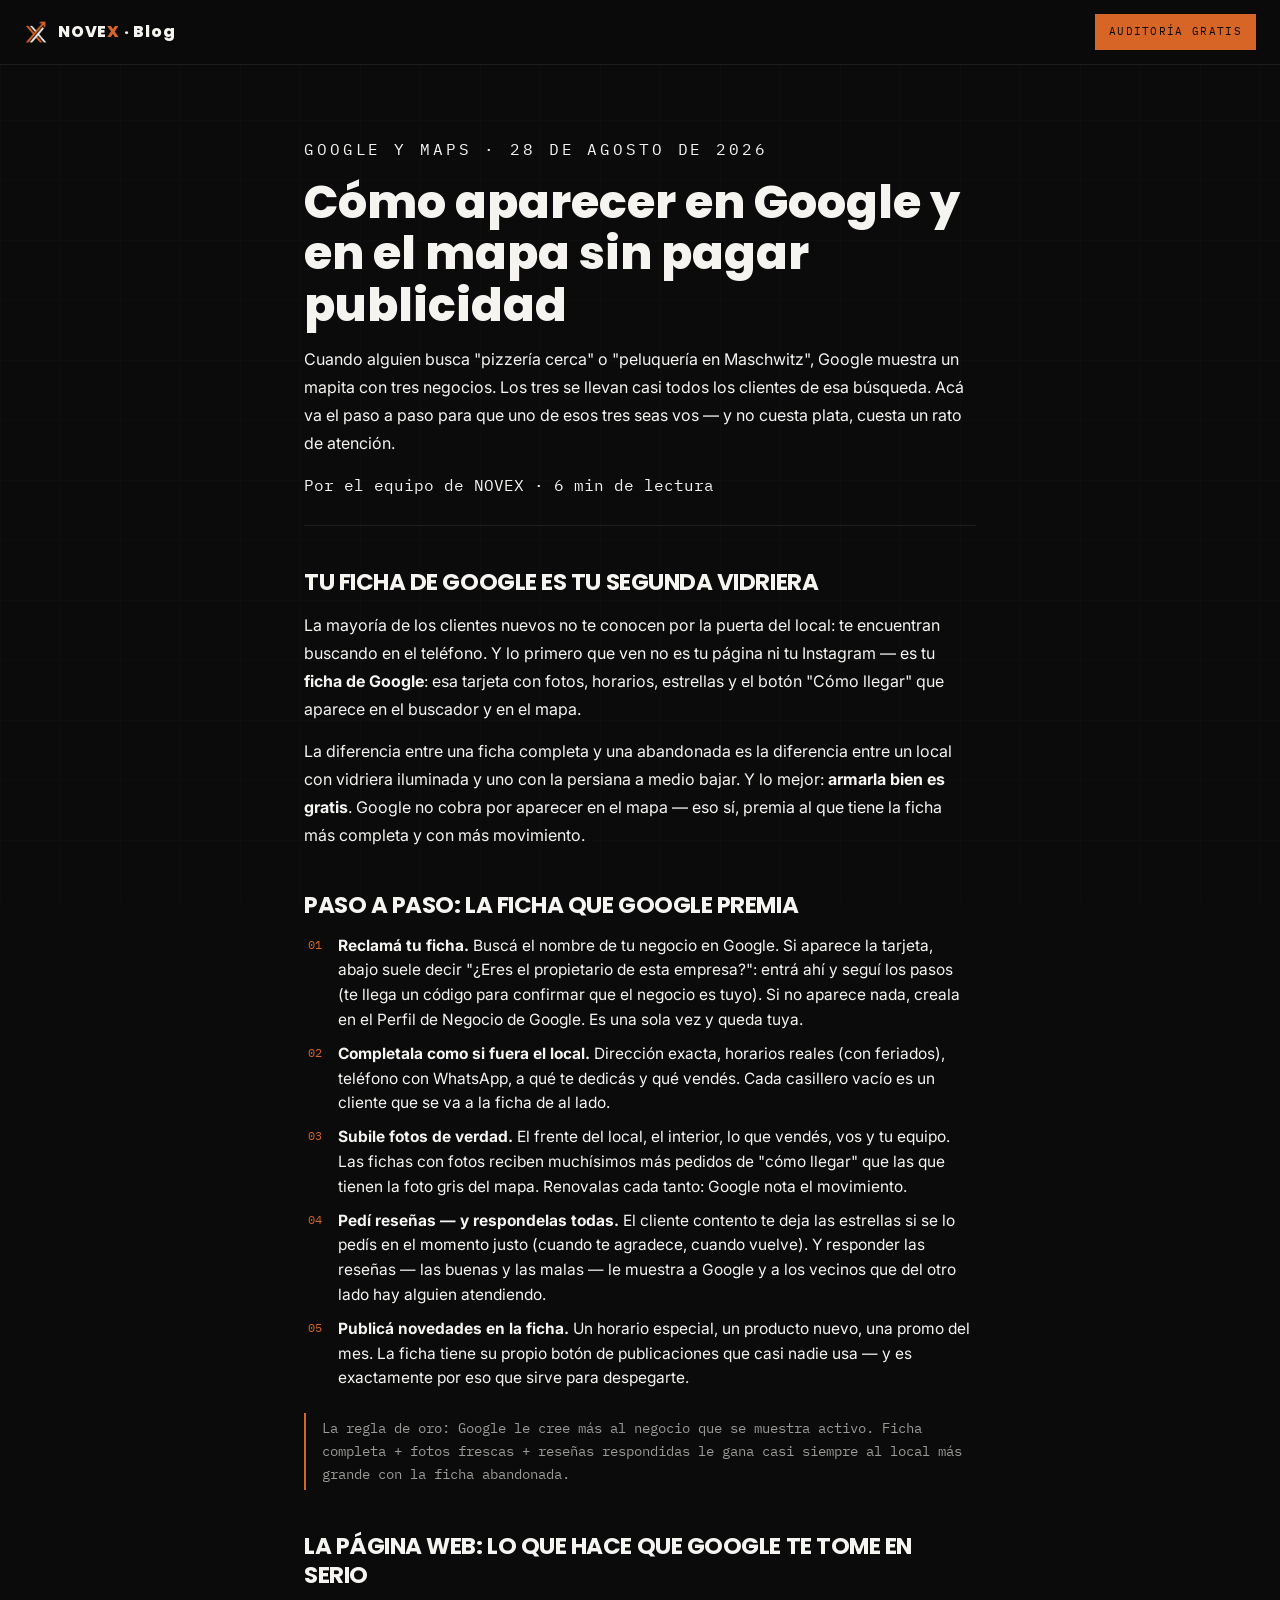
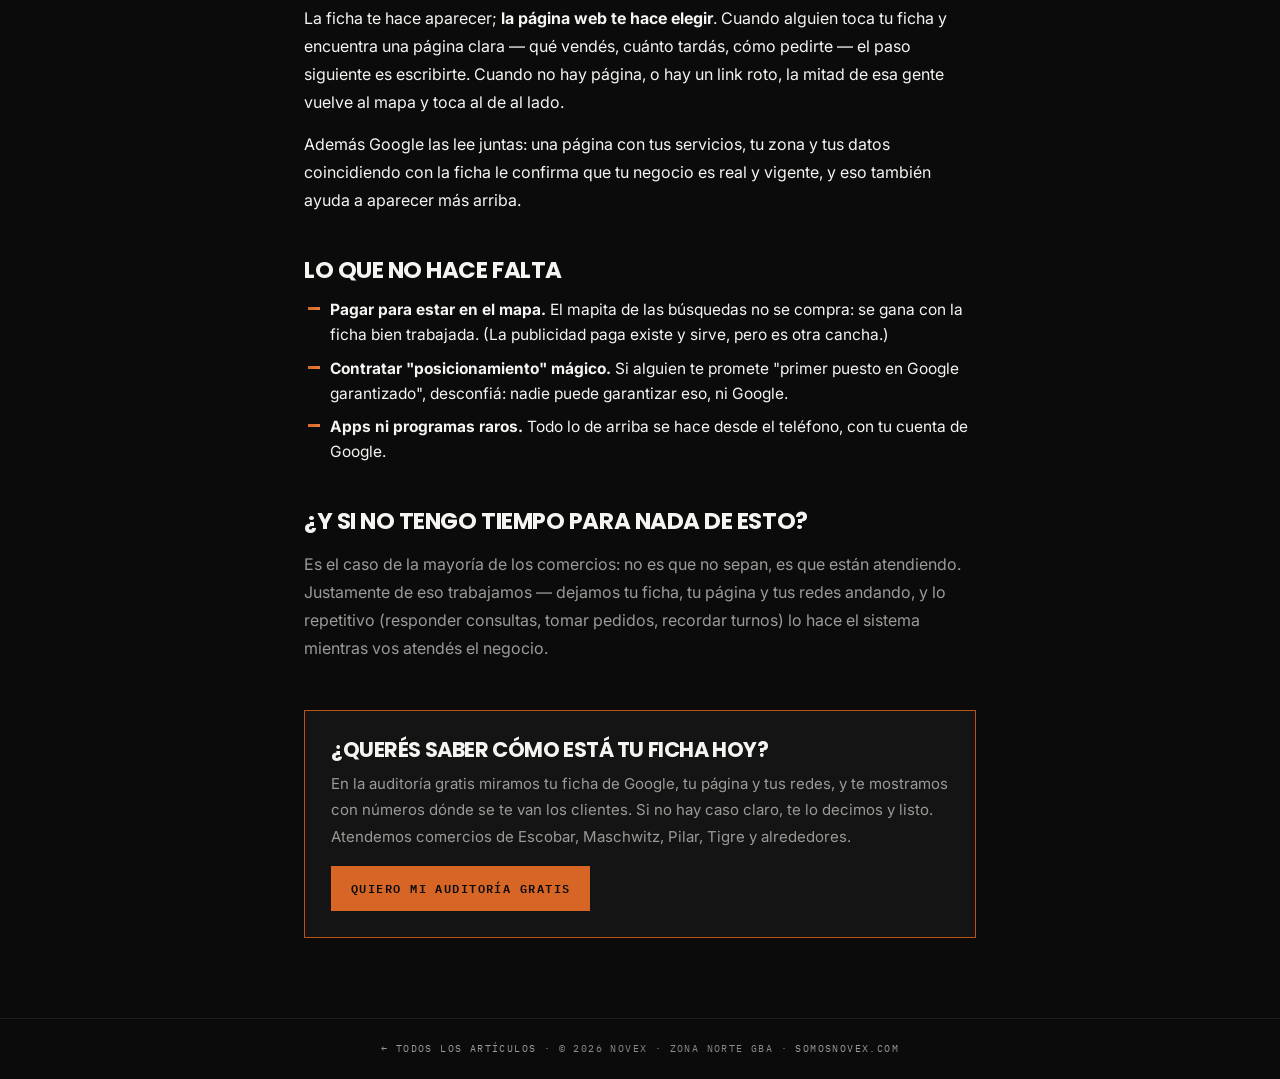
<file: blog/como-aparecer-en-google-y-en-el-mapa.html>
<!DOCTYPE html>
<html lang="es-AR">
<head>
  <meta charset="UTF-8">
  <meta name="viewport" content="width=device-width, initial-scale=1.0">
  <title>Cómo aparecer en Google y en el mapa sin pagar publicidad | Blog NOVEX</title>
  <meta name="description" content="La ficha de Google es tu segunda vidriera: cómo reclamarla, completarla y conseguir reseñas para que te encuentren antes que a tu competencia en Escobar, Pilar, Tigre y zona norte. Sin pagar publicidad.">
  <link rel="canonical" href="https://somosnovex.com/blog/como-aparecer-en-google-y-en-el-mapa.html">
  <meta property="og:title" content="Cómo aparecer en Google y en el mapa sin pagar publicidad">
  <meta property="og:description" content="La ficha de Google es tu segunda vidriera. El paso a paso para que te encuentren antes que a tu competencia, sin pagar publicidad.">
  <meta property="og:type" content="article">
  <meta property="og:url" content="https://somosnovex.com/blog/como-aparecer-en-google-y-en-el-mapa.html">
  <meta property="og:image" content="https://somosnovex.com/assets/og.png">
  <link rel="icon" type="image/svg+xml" href="../assets/favicon.svg">
  <link rel="preconnect" href="https://fonts.googleapis.com">
  <link rel="preconnect" href="https://fonts.gstatic.com" crossorigin>
  <link href="https://fonts.googleapis.com/css2?family=Poppins:wght@600;700;800&family=IBM+Plex+Mono:wght@400;500&family=Inter:wght@400;500&display=swap" rel="stylesheet">
  <link rel="stylesheet" href="../estilos.css?v=7">
  <link rel="stylesheet" href="estilos.css?v=1">
  <script type="application/ld+json">
  {
    "@context": "https://schema.org",
    "@type": "Article",
    "headline": "Cómo aparecer en Google y en el mapa sin pagar publicidad",
    "description": "La ficha de Google es tu segunda vidriera: cómo reclamarla, completarla y conseguir reseñas para que te encuentren antes que a tu competencia.",
    "datePublished": "2026-08-28",
    "dateModified": "2026-08-28",
    "inLanguage": "es-AR",
    "author": { "@type": "Organization", "name": "NOVEX", "url": "https://somosnovex.com/" },
    "publisher": { "@type": "Organization", "name": "NOVEX", "url": "https://somosnovex.com/" },
    "image": "https://somosnovex.com/assets/og.png",
    "mainEntityOfPage": "https://somosnovex.com/blog/como-aparecer-en-google-y-en-el-mapa.html"
  }
  </script>
</head>
<body>
  <div class="fondo-grilla" aria-hidden="true"></div>

  <header class="blog-barra">
    <a class="blog-barra__marca" href="/blog/">
      <img src="../assets/novex-iso-dark.png" alt="" width="24" height="24">
      <span>NOVE<em>X</em> · Blog</span>
    </a>
    <a class="blog-barra__cta" href="/#contacto">Auditoría gratis</a>
  </header>

  <article class="articulo">
    <p class="articulo__meta">Google y Maps · 28 de agosto de 2026</p>
    <h1>Cómo aparecer en Google y en el mapa sin pagar publicidad</h1>
    <p class="articulo__bajada">Cuando alguien busca "pizzería cerca" o "peluquería en Maschwitz",
    Google muestra un mapita con tres negocios. Los tres se llevan casi todos los clientes de esa
    búsqueda. Acá va el paso a paso para que uno de esos tres seas vos — y no cuesta plata, cuesta
    un rato de atención.</p>
    <p class="articulo__firma">Por el equipo de NOVEX · 6 min de lectura</p>

    <h2>Tu ficha de Google es tu segunda vidriera</h2>
    <p>La mayoría de los clientes nuevos no te conocen por la puerta del local: te encuentran
    buscando en el teléfono. Y lo primero que ven no es tu página ni tu Instagram — es tu
    <b>ficha de Google</b>: esa tarjeta con fotos, horarios, estrellas y el botón "Cómo llegar"
    que aparece en el buscador y en el mapa.</p>
    <p>La diferencia entre una ficha completa y una abandonada es la diferencia entre un local
    con vidriera iluminada y uno con la persiana a medio bajar. Y lo mejor: <b>armarla bien es
    gratis</b>. Google no cobra por aparecer en el mapa — eso sí, premia al que tiene la ficha
    más completa y con más movimiento.</p>

    <h2>Paso a paso: la ficha que Google premia</h2>
    <ol>
      <li><b>Reclamá tu ficha.</b> Buscá el nombre de tu negocio en Google. Si aparece la tarjeta,
      abajo suele decir "¿Eres el propietario de esta empresa?": entrá ahí y seguí los pasos
      (te llega un código para confirmar que el negocio es tuyo). Si no aparece nada, creala en
      el Perfil de Negocio de Google. Es una sola vez y queda tuya.</li>
      <li><b>Completala como si fuera el local.</b> Dirección exacta, horarios reales (con feriados),
      teléfono con WhatsApp, a qué te dedicás y qué vendés. Cada casillero vacío es un cliente
      que se va a la ficha de al lado.</li>
      <li><b>Subile fotos de verdad.</b> El frente del local, el interior, lo que vendés, vos y tu
      equipo. Las fichas con fotos reciben muchísimos más pedidos de "cómo llegar" que las que
      tienen la foto gris del mapa. Renovalas cada tanto: Google nota el movimiento.</li>
      <li><b>Pedí reseñas — y respondelas todas.</b> El cliente contento te deja las estrellas si
      se lo pedís en el momento justo (cuando te agradece, cuando vuelve). Y responder las
      reseñas — las buenas y las malas — le muestra a Google y a los vecinos que del otro lado
      hay alguien atendiendo.</li>
      <li><b>Publicá novedades en la ficha.</b> Un horario especial, un producto nuevo, una promo
      del mes. La ficha tiene su propio botón de publicaciones que casi nadie usa — y es
      exactamente por eso que sirve para despegarte.</li>
    </ol>

    <div class="destacado">La regla de oro: Google le cree más al negocio que se muestra activo.
    Ficha completa + fotos frescas + reseñas respondidas le gana casi siempre al local más
    grande con la ficha abandonada.</div>

    <h2>La página web: lo que hace que Google te tome en serio</h2>
    <p>La ficha te hace aparecer; <b>la página web te hace elegir</b>. Cuando alguien toca tu
    ficha y encuentra una página clara — qué vendés, cuánto tardás, cómo pedirte — el paso
    siguiente es escribirte. Cuando no hay página, o hay un link roto, la mitad de esa gente
    vuelve al mapa y toca al de al lado.</p>
    <p>Además Google las lee juntas: una página con tus servicios, tu zona y tus datos
    coincidiendo con la ficha le confirma que tu negocio es real y vigente, y eso también
    ayuda a aparecer más arriba.</p>

    <h2>Lo que NO hace falta</h2>
    <ul>
      <li><b>Pagar para estar en el mapa.</b> El mapita de las búsquedas no se compra: se gana
      con la ficha bien trabajada. (La publicidad paga existe y sirve, pero es otra cancha.)</li>
      <li><b>Contratar "posicionamiento" mágico.</b> Si alguien te promete "primer puesto en
      Google garantizado", desconfiá: nadie puede garantizar eso, ni Google.</li>
      <li><b>Apps ni programas raros.</b> Todo lo de arriba se hace desde el teléfono, con tu
      cuenta de Google.</li>
    </ul>

    <h2>¿Y si no tengo tiempo para nada de esto?</h2>
    <p class="suave">Es el caso de la mayoría de los comercios: no es que no sepan, es que están
    atendiendo. Justamente de eso trabajamos — dejamos tu ficha, tu página y tus redes andando,
    y lo repetitivo (responder consultas, tomar pedidos, recordar turnos) lo hace el sistema
    mientras vos atendés el negocio.</p>

    <div class="articulo__cta">
      <h2>¿Querés saber cómo está tu ficha hoy?</h2>
      <p>En la auditoría gratis miramos tu ficha de Google, tu página y tus redes, y te mostramos
      con números dónde se te van los clientes. Si no hay caso claro, te lo decimos y listo.
      Atendemos comercios de Escobar, Maschwitz, Pilar, Tigre y alrededores.</p>
      <a href="/#contacto">Quiero mi auditoría gratis</a>
    </div>
  </article>

  <footer class="blog-pie">
    <a href="/blog/">← Todos los artículos</a> · © 2026 NOVEX · Zona norte GBA ·
    <a href="/">somosnovex.com</a>
  </footer>
</body>
</html>
</file>
<file: estilos.css>
/* ============================================================
   NOVEX — landing editorial oscura
   Mezcla: sistema visual del handoff "Novex Editorial" (Claude
   Design: negro #0b0b0c, grilla, mono, sin radios, side-nav,
   tipografía gigante) + la maquinaria de conversión de la
   versión anterior (paquetes con precios, proceso, FAQ, form).
   Tokens del handoff en marca/handoff-novex-editorial.md.
   ============================================================ */

:root {
  --negro: #0b0b0c;
  --tarjeta: #141414;
  --crema: #f5f4f1;
  --tenue: #9a9a97;
  --tenue-2: #8a8a87;
  --tenue-3: #7a7a77;
  --minimo: #5a5a5a;
  --naranja: #D76526;
  --naranja-claro: #E8813F;
  --naranja-oscuro: #B85217;
  --borde: rgba(255, 255, 255, 0.12);
  --divisor: rgba(255, 255, 255, 0.08);

  --display: 'Poppins', sans-serif;
  --mono: 'IBM Plex Mono', monospace;
  --body: 'Inter', sans-serif;

  --lateral: 84px;
  --suave: cubic-bezier(0.16, 1, 0.3, 1);
}

* { margin: 0; padding: 0; box-sizing: border-box; }

html { scroll-behavior: smooth; scroll-padding-top: 40px; overflow-x: clip; }

body {
  background: var(--negro);
  color: var(--crema);
  font-family: var(--body);
  font-size: 16px;
  line-height: 1.6;
  -webkit-font-smoothing: antialiased;
  overflow-x: hidden;
}

::selection { background: var(--naranja); color: var(--negro); }

.mono { font-family: var(--mono); }

.saltar {
  position: absolute; left: -999px; top: 0;
  background: var(--naranja); color: var(--negro);
  padding: 8px 16px; z-index: 100; font-weight: 700;
}
.saltar:focus { left: 16px; }

a:focus-visible, button:focus-visible,
input:focus-visible, select:focus-visible, summary:focus-visible {
  outline: 2px solid var(--naranja);
  outline-offset: 3px;
}

/* ============ FONDO: grilla + grano ============ */
.fondo-grilla {
  position: fixed; inset: 0;
  background-image:
    linear-gradient(to right, rgba(255,255,255,0.06) 1px, transparent 1px),
    linear-gradient(to bottom, rgba(255,255,255,0.06) 1px, transparent 1px);
  background-size: 60px 60px;
  opacity: 0.28;
  pointer-events: none;
  z-index: 0;
}

.fondo-grano {
  position: fixed; inset: -100px;
  background-image: url("data:image/svg+xml,%3Csvg xmlns='http://www.w3.org/2000/svg' width='200' height='200'%3E%3Cfilter id='n'%3E%3CfeTurbulence type='fractalNoise' baseFrequency='0.9' numOctaves='2'/%3E%3C/filter%3E%3Crect width='200' height='200' filter='url(%23n)'/%3E%3C/svg%3E");
  opacity: 0.04;
  pointer-events: none;
  z-index: 60;
  animation: grano 0.6s steps(4) infinite;
}

@keyframes grano {
  0% { transform: translate(0, 0); }
  25% { transform: translate(-30px, 20px); }
  50% { transform: translate(20px, -25px); }
  75% { transform: translate(-15px, -10px); }
  100% { transform: translate(0, 0); }
}

/* ============ BARRA MOBILE (oculta en desktop) ============ */
.barra { display: none; }

/* ============ SIDE-NAV ============ */
.lateral {
  position: fixed; top: 0; left: 0; bottom: 0;
  width: var(--lateral);
  z-index: 50;
  display: flex; flex-direction: column;
  justify-content: space-between; align-items: center;
  padding: 22px 0;
  border-right: 1px solid var(--divisor);
  background: rgba(11, 11, 12, 0.7);
  backdrop-filter: blur(6px);
}

.lateral__iso img { display: block; object-fit: contain; }

.lateral__items { display: flex; flex-direction: column; gap: 26px; }

.lateral__item {
  display: flex; flex-direction: column; align-items: center; gap: 7px;
  text-decoration: none;
  font-family: var(--mono);
  font-size: 10px;
  text-transform: uppercase;
  letter-spacing: 0.18em;
  color: var(--tenue-2);
  transition: color 0.3s var(--suave);
}

.lateral__punto {
  width: 7px; height: 7px; border-radius: 50%;
  background: rgba(255, 255, 255, 0.35);
  transition: background 0.3s var(--suave), transform 0.3s var(--suave);
}

.lateral__item.activa { color: var(--naranja); }
.lateral__item.activa .lateral__punto { background: var(--naranja); transform: scale(1.35); }
.lateral__item:hover { color: var(--crema); }

.lateral__zona {
  writing-mode: vertical-rl;
  transform: rotate(180deg);
  font-family: var(--mono);
  font-size: 9px;
  letter-spacing: 0.3em;
  color: var(--minimo);
}

/* ============ LAYOUT ============ */
.contenido { padding-left: var(--lateral); position: relative; z-index: 1; }

.seccion { padding: 92px 56px 92px 64px; position: relative; }
.seccion--angosta { max-width: 900px; }

.seccion__cab { margin-bottom: 42px; }
.seccion__cab--doble {
  display: flex; justify-content: space-between; align-items: flex-end;
  gap: 32px; flex-wrap: wrap;
}
.seccion__aparte {
  font-size: 11.5px; color: var(--tenue);
  max-width: 300px; text-align: right;
  letter-spacing: 0.04em;
}

.eyebrow {
  font-size: 11px;
  text-transform: uppercase;
  letter-spacing: 0.32em;
  color: var(--naranja);
  margin-bottom: 18px;
}

h2 {
  font-family: var(--display);
  font-weight: 700;
  font-size: clamp(2.4rem, 6vw, 5rem);
  line-height: 1.12; /* escala para español: aire real entre líneas con tilde */
  letter-spacing: -0.02em;
  text-transform: uppercase;
}

/* ============ BOTONES ============ */
.btn {
  display: inline-flex; align-items: center; gap: 12px;
  font-family: var(--mono);
  font-size: 12px;
  text-transform: uppercase;
  letter-spacing: 0.16em;
  color: var(--crema);
  text-decoration: none;
  background: transparent;
  border: 1px solid rgba(255, 255, 255, 0.2);
  padding: 16px 26px;
  cursor: pointer;
  transition: color 0.3s var(--suave), border-color 0.3s var(--suave), background 0.3s var(--suave);
}
.btn:hover { color: var(--naranja); border-color: var(--naranja); }

.chevron { transition: transform 0.3s var(--suave); flex-shrink: 0; }
.btn:hover .chevron { transform: rotate(45deg); }

.btn--lleno { border-color: var(--naranja); }
.btn--lleno:hover { background: var(--naranja); color: var(--negro); }

/* ============ HERO ============ */
/* grilla real de dos columnas: el logo siempre alineado con el texto,
   nunca recortado, en cualquier viewport */
.hero {
  min-height: 100vh;
  display: grid;
  grid-template-columns: minmax(0, 1.15fr) minmax(0, 0.85fr);
  align-items: center;
  gap: 40px;
  padding: 40px 56px 40px 64px;
  position: relative;
}

.hero__vertical {
  position: absolute; left: 24px; top: 50%;
  transform: translateY(-50%) rotate(180deg);
  writing-mode: vertical-rl;
  font-size: 10px;
  letter-spacing: 0.3em;
  color: var(--minimo);
}

.hero__bloque { position: relative; z-index: 2; }

.hero__linea {
  font-family: var(--display);
  font-weight: 800;
  font-size: clamp(2.8rem, 7.2vw, 7rem);
  line-height: 1.06; /* escala pensada para español: las tildes de Á/É/Ó necesitan ~15% extra */
  letter-spacing: -0.02em;
  text-transform: uppercase;
  color: var(--crema);
}
.hero__linea--naranja { color: var(--naranja); }

.hero__nota {
  font-size: 13.5px;
  line-height: 1.7;
  color: var(--tenue);
  max-width: 440px;
  margin-top: 28px;
}

.hero__acciones {
  display: flex; align-items: center; gap: 28px;
  margin-top: 36px; flex-wrap: wrap;
}

.hero__link {
  font-size: 12px;
  text-transform: uppercase;
  letter-spacing: 0.16em;
  color: var(--tenue);
  text-decoration: none;
  transition: color 0.3s var(--suave);
}
.hero__link:hover { color: var(--crema); }

/* lockup como el logo oficial: iso arriba, NOVEX grande abajo */
.hero__marca {
  display: flex; flex-direction: column; align-items: center;
  justify-self: center;
  gap: 10px;
  z-index: 1;
  pointer-events: none;
}

.hero__marca img { width: min(100%, clamp(240px, 26vw, 380px)); height: auto; }

.hero__marca p {
  font-family: var(--display);
  font-weight: 800;
  font-size: clamp(2.6rem, 4.8vw, 4.3rem);
  letter-spacing: 0.06em;
  line-height: 1;
  color: var(--crema);
}
.hero__marca em { font-style: normal; color: var(--naranja); }

.hero__tag {
  position: absolute; right: 56px; bottom: 40px;
  border: 1px solid var(--borde);
  padding: 8px 14px;
  font-size: 10px;
  text-transform: uppercase;
  letter-spacing: 0.2em;
  color: var(--tenue-2);
}

/* ============ SERVICIOS (scroll horizontal) ============ */
/* desktop: grilla sin scroll horizontal (2 filas de 3) */
.servicios {
  display: grid;
  grid-template-columns: repeat(3, 1fr);
  gap: 14px;
}
.servicios::-webkit-scrollbar { display: none; }

.servicio {
  background: var(--tarjeta);
  border: 1px solid var(--borde);
  padding: 20px;
  transition: border-color 0.35s var(--suave), transform 0.35s var(--suave);
}

/* flechas del slide: solo tienen sentido en mobile */
.servicios__nav { display: none; }

.servicio__cab {
  display: flex; justify-content: space-between;
  font-size: 10px;
  text-transform: uppercase;
  letter-spacing: 0.2em;
  color: var(--tenue-3);
  margin-bottom: 40px;
}
.servicio__tag { color: var(--naranja); }

.servicio h3 {
  font-family: var(--display);
  font-weight: 700;
  font-size: 34px;
  line-height: 1.12;
  text-transform: uppercase;
  letter-spacing: -0.02em;
  transition: color 0.35s var(--suave);
}

.servicio__linea {
  width: 48px; height: 1px;
  background: var(--naranja);
  margin: 20px 0;
  transition: width 0.5s var(--suave);
}

.servicio p { font-size: 12px; line-height: 1.7; color: var(--tenue); }

.servicio:hover {
  border-color: rgba(215, 101, 38, 0.6);
  transform: translateY(-8px);
}
.servicio:hover h3 { color: var(--naranja); }
.servicio:hover .servicio__linea { width: 100%; }

/* cursor personalizado de la sección servicios */
.cursor-scroll {
  position: fixed;
  width: 64px; height: 64px;
  border-radius: 50%;
  background: var(--naranja);
  color: var(--negro);
  display: flex; align-items: center; justify-content: center;
  font-size: 9px;
  letter-spacing: 0.08em;
  z-index: 70;
  pointer-events: none;
  opacity: 0;
  transition: opacity 0.25s var(--suave);
}

/* ============ PAQUETES ============ */
.recorrido {
  display: flex; align-items: center; gap: 16px; flex-wrap: wrap;
  font-size: 11px;
  text-transform: uppercase;
  letter-spacing: 0.2em;
  color: var(--tenue);
  margin-bottom: 44px;
}
.recorrido span:not(.recorrido__flecha) {
  border: 1px solid var(--borde);
  padding: 10px 18px;
}
.recorrido__flecha { color: var(--naranja); border: none !important; padding: 0 !important; }

.paquetes {
  display: grid;
  grid-template-columns: repeat(4, 1fr);
  gap: 18px;
  align-items: start;
}

.paquete {
  background: var(--tarjeta);
  border: 1px solid var(--borde);
  padding: 26px 22px;
  transition: border-color 0.35s var(--suave), transform 0.35s var(--suave);
}
.paquete:hover { border-color: rgba(215, 101, 38, 0.6); transform: translateY(-8px); }

.paquete__tag {
  font-size: 10px;
  text-transform: uppercase;
  letter-spacing: 0.2em;
  color: var(--naranja);
  margin-bottom: 16px;
}

.paquete h3 {
  font-family: var(--display);
  font-weight: 700;
  font-size: 24px;
  text-transform: uppercase;
  letter-spacing: -0.01em;
  line-height: 1.15;
  margin-bottom: 14px;
}

.paquete__desc { font-size: 11.5px; line-height: 1.7; color: var(--tenue); }

.paquete ul {
  list-style: none;
  margin-top: 20px;
  border-top: 1px solid var(--divisor);
  padding-top: 18px;
}

.paquete li {
  font-size: 11.5px;
  color: var(--tenue);
  padding-left: 20px;
  position: relative;
  margin-bottom: 9px;
  line-height: 1.5;
}

/* la diagonal ascendente de la marca como viñeta */
.paquete li::before {
  content: '';
  position: absolute; left: 0; top: 0.5em;
  width: 12px; height: 8px;
  background: linear-gradient(to top right, transparent 42%, var(--naranja) 42% 58%, transparent 58%);
}

.paquete--estrella {
  border-color: var(--naranja);
  background: rgba(215, 101, 38, 0.06);
}

.nota-precios {
  margin-top: 28px;
  font-size: 11px;
  color: var(--tenue-2);
  max-width: 560px;
  line-height: 1.7;
  letter-spacing: 0.03em;
}

/* (extras y casos/bento removidos "por ahora" — recuperables del historial de git) */

/* ============ MÉTODO ============ */
.principios { display: flex; flex-direction: column; gap: 104px; }

.principio { display: flex; flex-direction: column; align-items: flex-start; }
.principio--der { align-items: flex-end; text-align: right; }

.principio__tag {
  font-size: 11px;
  text-transform: uppercase;
  letter-spacing: 0.24em;
  color: var(--naranja);
  margin-bottom: 16px;
}

.principio h3 {
  font-family: var(--display);
  font-weight: 800;
  font-size: clamp(2.2rem, 6.4vw, 6rem);
  line-height: 1.1;
  letter-spacing: -0.02em;
  text-transform: uppercase;
}

/* palabra resaltada: barra naranja que barre al entrar */
.resalte { position: relative; display: inline-block; white-space: nowrap; }
.resalte i {
  position: absolute; inset: -2px -8px;
  background: var(--naranja);
  transform: scaleX(0);
  transform-origin: left;
  transition: transform 1.1s var(--suave);
}
.resalte b { position: relative; font-weight: inherit; transition: color 0.4s var(--suave) 0.5s; }
.resalte.activo i { transform: scaleX(1); }
.resalte.activo b { color: var(--negro); }

.principio__nota {
  font-size: 13px;
  line-height: 1.7;
  color: var(--tenue);
  max-width: 440px;
  margin-top: 22px;
}

.principio__deco {
  width: 180px; height: 1px;
  background: var(--divisor);
  margin-top: 26px;
}

/* proceso en 3 pasos */
.proceso { margin-top: 120px; padding-top: 56px; border-top: 1px solid var(--divisor); }

.proceso__fila {
  display: grid;
  grid-template-columns: repeat(3, 1fr);
  gap: 18px;
}

.paso {
  border: 1px solid var(--borde);
  background: var(--tarjeta);
  padding: 26px 22px;
}

.paso__num {
  font-size: 10px;
  text-transform: uppercase;
  letter-spacing: 0.24em;
  color: var(--naranja);
  margin-bottom: 14px;
}

.paso h3 {
  font-family: var(--display);
  font-weight: 700;
  font-size: 20px;
  text-transform: uppercase;
  letter-spacing: -0.01em;
  line-height: 1.15;
  margin-bottom: 12px;
}

.paso p { font-size: 11.5px; line-height: 1.7; color: var(--tenue); }

.paso__precio {
  margin-top: 16px;
  padding-top: 14px;
  border-top: 1px solid var(--divisor);
  color: var(--naranja-claro) !important;
  font-size: 10.5px !important;
  letter-spacing: 0.08em;
}

/* ============ FAQ ============ */
.faq details { border-bottom: 1px solid var(--divisor); }

.faq summary {
  list-style: none;
  cursor: pointer;
  display: flex; align-items: center; justify-content: space-between;
  gap: 16px;
  padding: 22px 0;
  font-family: var(--display);
  font-weight: 600;
  font-size: 1.02rem;
  letter-spacing: 0.01em;
}
.faq summary::-webkit-details-marker { display: none; }

.faq summary::after {
  content: '+';
  color: var(--naranja);
  font-size: 1.5rem;
  font-weight: 400;
  line-height: 1;
  transition: transform 0.3s var(--suave);
  flex-shrink: 0;
}
.faq details[open] summary::after { transform: rotate(45deg); }

.faq details p {
  color: var(--tenue);
  padding-bottom: 22px;
  max-width: 60ch;
  font-size: 14.5px;
  line-height: 1.7;
}

/* ============ CONTACTO ============ */
.contacto { border-top: 1px solid var(--divisor); }

.contacto__titulo { font-size: clamp(3rem, 9vw, 8rem); font-weight: 800; }

.contacto__cta {
  display: flex; gap: 48px; align-items: flex-start; flex-wrap: wrap;
  margin-bottom: 88px;
}

.form {
  display: grid;
  grid-template-columns: 1fr 1fr;
  gap: 14px;
  max-width: 560px;
  flex: 1 1 420px;
}

.form input, .form select {
  width: 100%;
  background: var(--tarjeta);
  border: 1px solid var(--borde);
  color: var(--crema);
  font-family: var(--mono);
  font-size: 12px;
  letter-spacing: 0.1em;
  padding: 15px 16px;
  transition: border-color 0.3s var(--suave);
}
.form input::placeholder { color: var(--tenue-2); }
.form select:invalid { color: var(--tenue-2); }
.form select option { color: var(--crema); background: var(--tarjeta); }
.form input:focus, .form select:focus { outline: none; border-color: var(--naranja); }

.form select { grid-column: 1 / -1; }
.form .btn { grid-column: 1 / -1; justify-content: center; }

.form__error {
  grid-column: 1 / -1;
  color: var(--naranja-claro);
  font-size: 11px;
  letter-spacing: 0.08em;
}

.contacto__nota {
  flex: 1 1 300px;
  font-size: 12px;
  line-height: 1.8;
  color: var(--tenue);
  max-width: 360px;
  letter-spacing: 0.03em;
}

/* colophon */
.colofon {
  display: grid;
  grid-template-columns: repeat(4, 1fr);
  gap: 32px;
  padding-top: 48px;
  border-top: 1px solid var(--divisor);
}

.colofon__titulo {
  font-size: 10px;
  text-transform: uppercase;
  letter-spacing: 0.24em;
  color: var(--naranja);
  margin-bottom: 16px;
}

.colofon ul { list-style: none; display: grid; gap: 8px; }
.colofon li, .colofon a {
  font-size: 11.5px;
  color: var(--tenue);
  text-decoration: none;
  letter-spacing: 0.04em;
}
.colofon a:hover { color: var(--crema); }

/* pie */
.pie {
  display: flex; justify-content: space-between; align-items: center;
  gap: 24px; flex-wrap: wrap;
  margin-top: 72px;
  padding-top: 28px;
  border-top: 1px solid var(--divisor);
}

.pie__marca {
  display: flex; align-items: center; gap: 12px;
  font-family: var(--display);
  font-weight: 700;
  letter-spacing: 0.22em;
}
.pie__marca em { font-style: normal; color: var(--naranja); }
.pie__marca img { display: block; }

.pie p {
  font-size: 10px;
  text-transform: uppercase;
  letter-spacing: 0.16em;
  color: var(--tenue-2);
}

.pie__gestion {
  color: var(--minimo);
  text-decoration: none;
  transition: color 0.25s var(--suave);
}
.pie__gestion:hover { color: var(--naranja-claro); }

/* ============ REVEALS ============ */
[data-reveal] {
  opacity: 0;
  transition: opacity 0.9s var(--suave), transform 0.9s var(--suave);
}
[data-reveal="left"] { transform: translateX(-70px); }
[data-reveal="right"] { transform: translateX(70px); }
[data-reveal="up"] { transform: translateY(50px); }
[data-reveal].visible { opacity: 1; transform: none; }

/* ============ RESPONSIVE ============ */
@media (max-width: 900px) {
  html { scroll-padding-top: 76px; }

  .lateral { display: none; }
  .contenido { padding-left: 0; }

  /* barra superior: marca + CTA (reemplaza a la side-nav) */
  .barra {
    display: flex; align-items: center; justify-content: space-between;
    position: fixed; top: 0; left: 0; right: 0;
    z-index: 50;
    padding: 12px 20px;
    background: rgba(11, 11, 12, 0.82);
    backdrop-filter: blur(8px);
    border-bottom: 1px solid var(--divisor);
  }
  .barra__marca {
    display: flex; align-items: center; gap: 10px;
    text-decoration: none;
    font-family: var(--display);
    font-weight: 700;
    font-size: 1rem;
    letter-spacing: 0.18em;
    color: var(--crema);
  }
  .barra__marca em { font-style: normal; color: var(--naranja); }
  .barra__marca img { display: block; }
  .barra__cta {
    font-size: 11px;
    text-transform: uppercase;
    letter-spacing: 0.14em;
    color: var(--crema);
    text-decoration: none;
    border: 1px solid var(--naranja);
    padding: 9px 14px;
  }

  .seccion { padding: 58px 24px; }

  /* los <br> de los títulos son de desktop: en mobile quiebra natural */
  .seccion__cab h2 br { display: none; }

  .hero { grid-template-columns: 1fr; padding: 92px 24px 56px; min-height: 0; gap: 8px; }
  .hero__bloque { max-width: 100%; }
  .hero__vertical { display: none; }
  .hero__marca {
    position: static; transform: none;
    order: -1; margin-bottom: 28px;
    align-self: center;
    gap: 10px;
  }
  .hero__marca img { width: min(44vw, 200px); }
  .hero__marca p { font-size: 1.5rem; }
  .hero__tag { display: none; }

  /* servicios: que la tarjeta siguiente asome (hay más para deslizar) */
  .servicios {
    display: flex;
    gap: 14px;
    overflow-x: auto;
    padding-bottom: 14px;
    scrollbar-width: none;
    scroll-snap-type: x mandatory;
    padding-right: 24px;
  }
  .servicio { flex: 0 0 min(78vw, 330px); scroll-snap-align: start; }
  .cursor-scroll { display: none; }

  .servicios__nav {
    display: flex; align-items: center; justify-content: flex-end; gap: 10px;
    margin-top: 4px;
  }
  .servicios__pista {
    font-size: 10px; letter-spacing: 0.2em; text-transform: uppercase;
    color: var(--tenue-2); margin-right: auto;
  }
  .servicios__flecha {
    font-family: var(--mono); font-size: 16px;
    width: 40px; height: 34px;
    display: flex; align-items: center; justify-content: center;
    background: none; border: 1px solid var(--borde);
    color: var(--tenue); cursor: pointer;
  }
  .servicios__flecha:active { border-color: var(--naranja); color: var(--naranja-claro); }

  .paquetes { grid-template-columns: 1fr 1fr; }
  .proceso__fila { grid-template-columns: 1fr; }
  .principios { gap: 72px; }
  .principio--der { align-items: flex-start; text-align: left; }
  .colofon { grid-template-columns: 1fr 1fr; }
}

@media (max-width: 560px) {
  .paquetes { grid-template-columns: 1fr; }
  .form { grid-template-columns: 1fr; }
  .colofon { grid-template-columns: 1fr; }
  .contacto__cta { margin-bottom: 56px; }

  /* recorrido en columna, con la flecha bajando entre pasos */
  .recorrido { flex-direction: column; align-items: flex-start; gap: 6px; }
  .recorrido__flecha { transform: rotate(90deg); margin-left: 22px; }
}

/* ============ BOTÓN FLOTANTE ============ */
.flotante {
  position: fixed;
  right: 18px; bottom: 18px;
  z-index: 55;
  background: var(--naranja);
  color: var(--negro);
  font-size: 11px;
  font-weight: 500;
  letter-spacing: 0.12em;
  text-transform: uppercase;
  text-decoration: none;
  padding: 13px 18px;
  transition: background 0.25s var(--suave), opacity 0.3s var(--suave), transform 0.3s var(--suave);
}
.flotante:hover { background: var(--naranja-claro); }
.flotante.oculto { opacity: 0; transform: translateY(12px); pointer-events: none; }

/* ============ MOVIMIENTO REDUCIDO ============ */
@media (prefers-reduced-motion: reduce) {
  html { scroll-behavior: auto; }
  .fondo-grano { animation: none; }
  [data-reveal] { opacity: 1; transform: none; transition: none; }
  .resalte i { transition: none; }
  .resalte b { transition: none; }
  .servicio, .paquete, .btn, .chevron { transition: none; }
  .cursor-scroll { display: none; }
  .servicios { cursor: auto; }
}
</file>
<file: blog/estilos.css>
/* ============================================================
   NOVEX BLOG — se apoya en los tokens de ../estilos.css
   (que se carga antes). Portada + plantilla de artículo.
   ============================================================ */

/* ---- barra superior simple (portada y artículos) ---- */
.blog-barra {
  position: sticky; top: 0; z-index: 40;
  display: flex; align-items: center; justify-content: space-between;
  padding: 14px 24px;
  background: rgba(11, 11, 12, 0.88);
  backdrop-filter: blur(8px);
  border-bottom: 1px solid var(--divisor);
}
.blog-barra__marca { display: flex; align-items: center; gap: 10px; text-decoration: none; color: var(--crema); }
.blog-barra__marca span { font-family: var(--display); font-weight: 800; letter-spacing: 0.05em; }
.blog-barra__marca em { font-style: normal; color: var(--naranja); }
.blog-barra__cta {
  font-family: var(--mono); font-size: 11px; letter-spacing: 0.12em; text-transform: uppercase;
  color: var(--negro); background: var(--naranja); padding: 9px 14px; text-decoration: none;
}
.blog-barra__cta:hover { background: var(--naranja-claro); }

/* ---- portada ---- */
.blog-portada {
  position: relative; z-index: 1;
  max-width: 860px; margin: 0 auto;
  padding: 64px 24px 80px;
}
.blog-portada h1 {
  font-family: var(--display); font-weight: 800;
  font-size: clamp(38px, 7vw, 64px);
  line-height: 1.06; text-transform: uppercase;
}
.blog-portada h1 em { font-style: normal; color: var(--naranja); }
.blog-portada__bajada { font-family: var(--mono); font-size: 13px; color: var(--tenue); margin-top: 14px; line-height: 1.7; max-width: 560px; }

.blog-lista { display: flex; flex-direction: column; gap: 14px; margin-top: 44px; }
.blog-tarjeta {
  display: block;
  background: var(--tarjeta);
  border: 1px solid var(--borde);
  padding: 22px;
  text-decoration: none; color: var(--crema);
  transition: border-color 0.3s var(--suave), transform 0.3s var(--suave);
}
.blog-tarjeta:hover { border-color: var(--naranja); transform: translateY(-2px); }
.blog-tarjeta__meta { font-family: var(--mono); font-size: 10px; letter-spacing: 0.18em; text-transform: uppercase; color: var(--naranja); }
.blog-tarjeta h2 { font-family: var(--display); font-weight: 700; font-size: 22px; line-height: 1.25; margin: 8px 0 6px; }
.blog-tarjeta p { font-size: 14px; color: var(--tenue); line-height: 1.6; }
.blog-tarjeta__leer { display: inline-block; margin-top: 12px; font-family: var(--mono); font-size: 11px; letter-spacing: 0.14em; text-transform: uppercase; color: var(--naranja-claro); }

/* ---- artículo ---- */
.articulo {
  position: relative; z-index: 1;
  max-width: 720px; margin: 0 auto;
  padding: 56px 24px 80px;
}
.articulo__meta { font-family: var(--mono); font-size: 11px; letter-spacing: 0.18em; text-transform: uppercase; color: var(--naranja); }
.articulo h1 {
  font-family: var(--display); font-weight: 800;
  font-size: clamp(30px, 5.4vw, 46px);
  line-height: 1.12; margin: 12px 0 10px;
}
.articulo__bajada { font-size: 17px; color: var(--tenue); line-height: 1.65; }
.articulo__firma { font-family: var(--mono); font-size: 11px; color: var(--minimo); margin-top: 14px; padding-bottom: 26px; border-bottom: 1px solid var(--divisor); }

.articulo h2 {
  font-family: var(--display); font-weight: 700;
  font-size: 23px; line-height: 1.25;
  margin: 42px 0 12px;
}
.articulo h2 em { font-style: normal; color: var(--naranja); }
.articulo p { font-size: 16px; line-height: 1.75; color: var(--crema); margin: 14px 0; }
.articulo p.suave { color: var(--tenue); }
.articulo ul, .articulo ol { margin: 14px 0 14px 4px; display: flex; flex-direction: column; gap: 9px; }
.articulo li {
  list-style: none;
  font-size: 15.5px; line-height: 1.6;
  padding-left: 22px; position: relative;
}
.articulo ul li::before {
  content: '';
  position: absolute; left: 0; top: 9px;
  width: 12px; height: 3px;
  background: linear-gradient(135deg, var(--naranja), var(--naranja-claro));
}
.articulo ol { counter-reset: paso; }
.articulo ol li { counter-increment: paso; padding-left: 30px; }
.articulo ol li::before {
  content: counter(paso, decimal-leading-zero);
  position: absolute; left: 0; top: 1px;
  font-family: var(--mono); font-size: 12px; color: var(--naranja);
}
.articulo b, .articulo strong { color: var(--crema); }

.articulo .destacado {
  border-left: 2px solid var(--naranja);
  padding: 4px 0 4px 16px;
  font-family: var(--mono); font-size: 13.5px; line-height: 1.7; color: var(--tenue);
  margin: 22px 0;
}

/* la caja de cierre: un solo CTA por artículo */
.articulo__cta {
  margin-top: 48px;
  background: var(--tarjeta);
  border: 1px solid var(--naranja-oscuro);
  padding: 26px;
}
.articulo__cta h2 { margin: 0 0 8px; font-size: 21px; }
.articulo__cta p { color: var(--tenue); font-size: 15px; margin: 0 0 16px; }
.articulo__cta a {
  display: inline-block;
  font-family: var(--mono); font-size: 12px; font-weight: 600;
  letter-spacing: 0.12em; text-transform: uppercase;
  background: var(--naranja); color: var(--negro);
  padding: 13px 20px; text-decoration: none;
}
.articulo__cta a:hover { background: var(--naranja-claro); }

.blog-pie {
  border-top: 1px solid var(--divisor);
  padding: 22px 24px calc(22px + env(safe-area-inset-bottom));
  font-family: var(--mono); font-size: 10px; letter-spacing: 0.14em; text-transform: uppercase;
  color: var(--tenue-2); text-align: center;
}
.blog-pie a { color: var(--tenue); text-decoration: none; }
.blog-pie a:hover { color: var(--naranja-claro); }
</file>
<file: sistema/estilos.css>
/* ============================================================
   NOVEX — Sistema de gestión adaptable
   Sigue el sistema visual de la landing: negro, naranja, sin
   radios, mono para lo técnico, Poppins para los títulos.
   ============================================================ */

:root {
  --negro: #0b0b0c;
  --tarjeta: #141414;
  --tarjeta-2: #1a1a1b;
  --crema: #f5f4f1;
  --tenue: #9a9a97;
  --tenue-2: #7a7a77;
  --minimo: #5a5a5a;
  --naranja: #D76526;
  --naranja-claro: #E8813F;
  --borde: rgba(255, 255, 255, 0.12);
  --divisor: rgba(255, 255, 255, 0.07);
  --ok: #4a9d6e;
  --alerta: #d9a03c;
  --mal: #cf5b4e;

  --display: 'Poppins', sans-serif;
  --mono: 'IBM Plex Mono', monospace;
  --body: 'Inter', sans-serif;
}

* { margin: 0; padding: 0; box-sizing: border-box; }
html { overflow-x: clip; }
body {
  background: var(--negro); color: var(--crema);
  font-family: var(--body); font-size: 15px; line-height: 1.55;
  -webkit-font-smoothing: antialiased;
}
::selection { background: var(--naranja); color: var(--negro); }
.mono { font-family: var(--mono); }
.tenue { color: var(--tenue-2); }
button, input, select { font: inherit; color: inherit; }
button { cursor: pointer; }
a { color: inherit; }

.fondo-grilla {
  position: fixed; inset: 0; z-index: 0; pointer-events: none;
  background-image: linear-gradient(rgba(255,255,255,.028) 1px, transparent 1px),
                    linear-gradient(90deg, rgba(255,255,255,.028) 1px, transparent 1px);
  background-size: 64px 64px;
  mask-image: radial-gradient(ellipse at 50% 0%, #000 30%, transparent 78%);
}

/* ---------------- barra superior ---------------- */
.barra {
  position: sticky; top: 0; z-index: 50;
  display: flex; align-items: center; gap: 14px; flex-wrap: wrap;
  padding: 10px 20px; background: rgba(11,11,12,.94);
  border-bottom: 1px solid var(--borde); backdrop-filter: blur(8px);
}
.barra__marca {
  font-family: var(--display); font-weight: 800; font-size: 17px; letter-spacing: .04em;
  text-decoration: none; display: flex; align-items: baseline; gap: 9px;
}
/* fijo, no var(--naranja): esa variable la pisa el acento del negocio cargado y la
   marca de NOVEX terminaba cambiando de color según el cliente que se mira. */
.barra__marca em { color: #D76526; font-style: normal; }
.barra__marca span { font-size: 11px; font-weight: 400; color: var(--tenue-2); letter-spacing: .1em; }
.barra__sep { width: 1px; height: 22px; background: var(--borde); }
.barra__espacio { flex: 1; }

.selector { display: flex; gap: 2px; border: 1px solid var(--borde); }
.selector button {
  background: none; border: 0; padding: 7px 13px; font-size: 12px; color: var(--tenue);
  display: flex; align-items: center; gap: 8px; transition: .12s; font-family: var(--mono);
}
.selector button:hover { color: var(--crema); background: rgba(255,255,255,.04); }
.selector button.activo { background: var(--naranja); color: #0b0b0c; font-weight: 600; }
.selector button .punto { width: 7px; height: 7px; background: currentColor; }

.conmutador { display: flex; border: 1px solid var(--borde); }
.conmutador button {
  background: none; border: 0; padding: 7px 15px; font-size: 12px; letter-spacing: .08em;
  color: var(--minimo); font-family: var(--mono); text-transform: uppercase;
}
.conmutador button.activo { background: rgba(255,255,255,.08); color: var(--crema); }

.boton-linea {
  background: none; border: 1px solid var(--borde); padding: 7px 13px; font-size: 12px; color: var(--tenue);
}
.boton-linea:hover { border-color: var(--naranja); color: var(--naranja); }

/* ---------------- marco ---------------- */
.marco { display: grid; grid-template-columns: 232px 1fr; position: relative; z-index: 1; }
.lateral {
  border-right: 1px solid var(--borde); padding: 22px 0 22px; position: sticky; top: 51px;
  height: calc(100vh - 51px); display: flex; flex-direction: column; overflow: auto;
}
.lateral__negocio { padding: 0 18px 16px; border-bottom: 1px solid var(--divisor); margin-bottom: 14px; }
.lateral__negocio b { display: block; font-family: var(--display); font-size: 15px; letter-spacing: .02em; }
.lateral__negocio span { font-size: 11px; color: var(--tenue-2); line-height: 1.4; display: block; margin-top: 4px; }
nav a {
  display: block; padding: 8px 18px; font-size: 13.5px; color: var(--tenue); text-decoration: none;
  border-left: 2px solid transparent; transition: .12s;
}
nav a:hover { color: var(--crema); background: rgba(255,255,255,.03); }
nav a.activo { color: var(--naranja); border-left-color: var(--naranja); background: rgba(215,101,38,.07); font-weight: 600; }
nav .grupo {
  font-family: var(--mono); font-size: 10px; letter-spacing: .18em; text-transform: uppercase;
  color: var(--minimo); padding: 18px 18px 6px;
}
.lateral__pie { margin-top: auto; padding: 14px 18px 0; border-top: 1px solid var(--divisor); font-size: 10.5px; color: var(--minimo); }
.lateral__pie span { display: block; }

main { padding: 26px 30px 70px; max-width: 1300px; }
.encabezado { display: flex; align-items: baseline; gap: 12px; margin-bottom: 22px; flex-wrap: wrap; }
.encabezado h1 { font-family: var(--display); font-size: 23px; font-weight: 700; letter-spacing: -.01em; }
.encabezado .mono { font-size: 11.5px; color: var(--tenue-2); }

/* ---------------- piezas ---------------- */
.fichas { display: grid; grid-template-columns: repeat(auto-fit, minmax(190px, 1fr)); gap: 1px; background: var(--borde); border: 1px solid var(--borde); margin-bottom: 22px; }
.ficha { background: var(--tarjeta); padding: 15px 17px; }
.ficha__nombre { font-family: var(--mono); font-size: 10px; letter-spacing: .14em; text-transform: uppercase; color: var(--tenue-2); margin-bottom: 8px; }
.ficha__valor { font-family: var(--display); font-size: 24px; font-weight: 700; letter-spacing: -.02em; font-variant-numeric: tabular-nums; line-height: 1.15; }
.ficha__pie { font-size: 11px; color: var(--tenue-2); margin-top: 6px; line-height: 1.4; }
.ficha--ok .ficha__valor { color: var(--ok); }
.ficha--alerta .ficha__valor { color: var(--alerta); }
.ficha--mal .ficha__valor { color: var(--mal); }

.bloque { border: 1px solid var(--borde); background: var(--tarjeta); margin-bottom: 20px; }
.bloque__titulo {
  display: flex; align-items: center; gap: 12px; padding: 13px 17px; border-bottom: 1px solid var(--borde);
  font-family: var(--display); font-size: 13.5px; font-weight: 600;
}
.bloque__titulo .nota { margin-left: auto; font-family: var(--mono); font-size: 10.5px; font-weight: 400; color: var(--tenue-2); text-align: right; }
.bloque__cuerpo { padding: 17px; }
.dos { display: grid; grid-template-columns: 1fr 1fr; gap: 20px; align-items: start; }
@media (max-width: 1020px) { .dos { grid-template-columns: 1fr; } }

table { width: 100%; border-collapse: collapse; font-size: 13px; }
th {
  text-align: left; font-family: var(--mono); font-size: 10px; letter-spacing: .1em; text-transform: uppercase;
  color: var(--tenue-2); font-weight: 500; padding: 9px 16px; border-bottom: 1px solid var(--borde); white-space: nowrap;
}
td { padding: 9px 16px; border-bottom: 1px solid var(--divisor); }
tbody tr:last-child td { border-bottom: 0; }
tbody tr:hover { background: rgba(255,255,255,.022); }
.num { text-align: right; font-variant-numeric: tabular-nums; }
.chico { font-size: 11px; color: var(--tenue-2); }
.clicable { cursor: pointer; }
.clicable:hover td:first-child { color: var(--naranja); }

.marca-estado {
  display: inline-block; font-family: var(--mono); font-size: 10.5px; padding: 2px 8px;
  border: 1px solid var(--borde); color: var(--tenue); white-space: nowrap;
}
.marca-estado--ok { color: var(--ok); border-color: rgba(74,157,110,.4); }
.marca-estado--alerta { color: var(--alerta); border-color: rgba(217,160,60,.4); }
.marca-estado--mal { color: var(--mal); border-color: rgba(207,91,78,.4); }
.marca-estado--ac { color: var(--naranja); border-color: rgba(215,101,38,.45); }

.linea-barra { height: 5px; background: rgba(255,255,255,.07); min-width: 54px; }
.linea-barra span { display: block; height: 100%; background: var(--naranja); }
.linea-barra--ok span { background: var(--ok); }
.linea-barra--mal span { background: var(--mal); }

.aviso {
  border: 1px solid var(--borde); border-left: 2px solid var(--naranja); background: rgba(215,101,38,.05);
  padding: 12px 16px; font-size: 13px; margin-bottom: 20px; line-height: 1.55;
}
.aviso b { color: #fff; }
.aviso--dato { border-left-color: var(--tenue-2); background: rgba(255,255,255,.025); color: var(--tenue); }
.aviso--dato b { color: var(--crema); }

.vacio { padding: 30px; text-align: center; color: var(--tenue-2); font-size: 13px; }

/* señales */
.senal { display: flex; gap: 14px; padding: 14px 17px; border-bottom: 1px solid var(--divisor); }
.senal:last-child { border-bottom: 0; }
.senal__icono { font-family: var(--mono); font-size: 11px; color: var(--negro); background: var(--alerta); width: 22px; height: 22px; display: grid; place-items: center; flex: none; font-weight: 600; }
.senal--mal .senal__icono { background: var(--mal); color: #fff; }
.senal--ok .senal__icono { background: var(--ok); color: #fff; }
.senal__texto b { display: block; font-size: 13.5px; margin-bottom: 3px; }
.senal__texto span { font-size: 12.5px; color: var(--tenue); }

/* embudo */
.embudo { display: flex; flex-direction: column; gap: 6px; }
.paso { display: grid; grid-template-columns: 145px 1fr 60px; align-items: center; gap: 12px; font-size: 13px; }
.paso__barra { height: 24px; background: rgba(255,255,255,.05); }
.paso__barra span { display: block; height: 100%; background: linear-gradient(90deg, var(--naranja), rgba(215,101,38,.35)); }
.paso--fin { border-top: 1px solid var(--divisor); padding-top: 8px; margin-top: 4px; }
.paso--fin .paso__barra span { background: linear-gradient(90deg, var(--ok), rgba(74,157,110,.3)); }
.paso__n { text-align: right; font-variant-numeric: tabular-nums; color: var(--tenue); font-family: var(--mono); font-size: 12px; }

/* gráfico */
.grafico { width: 100%; height: 200px; display: block; }
.leyenda { display: flex; gap: 18px; font-family: var(--mono); font-size: 10.5px; color: var(--tenue-2); margin-top: 10px; }
.leyenda i { display: inline-block; width: 9px; height: 9px; margin-right: 6px; vertical-align: middle; }

/* capa (perfil / modales) */
#capa:empty { display: none; }
.panel-fondo { position: fixed; inset: 0; background: rgba(0,0,0,.72); z-index: 100; display: flex; justify-content: flex-end; }
.panel {
  width: min(600px, 100%); background: var(--tarjeta); border-left: 1px solid var(--borde);
  height: 100%; overflow: auto; padding: 24px 26px;
}
.panel h2 { font-family: var(--display); font-size: 18px; margin-bottom: 6px; }
.panel p { font-size: 13px; color: var(--tenue); line-height: 1.65; margin-bottom: 16px; }
.panel pre {
  background: #08080a; border: 1px solid var(--borde); padding: 15px; overflow: auto;
  font-family: var(--mono); font-size: 11.5px; line-height: 1.7; color: #b9b9b4;
}
.panel pre .llave { color: var(--naranja-claro); }
.panel pre .texto { color: #a8b89a; }
.panel pre .bool { color: #7fa8db; }
.panel pre .numero { color: #d38f8f; }
.panel__cerrar { position: fixed; top: 14px; right: calc(min(600px, 100%) + 16px); z-index: 101; }
@media (max-width: 700px) { .panel__cerrar { right: 16px; top: auto; bottom: 16px; } }

/* zona de arrastre */
/* El [hidden] va primero y con !important: `display:grid` pisa al atributo hidden,
   y esta capa ocupa toda la pantalla. Sin esto tapa la página entera y no se puede
   hacer clic en nada, aunque no se vea. */
.soltar[hidden] { display: none !important; }
.soltar { position: fixed; inset: 0; z-index: 120; background: rgba(11,11,12,.9); display: grid; place-items: center; }
.soltar div { border: 2px dashed var(--naranja); padding: 60px 80px; text-align: center; }
.soltar b { display: block; font-family: var(--display); font-size: 20px; margin-bottom: 6px; }
.soltar span { color: var(--tenue); font-size: 12px; }

.volver { background: none; border: 0; color: var(--tenue-2); font-family: var(--mono); font-size: 11.5px; padding: 0 0 12px; }
.volver:hover { color: var(--naranja); }

@media (max-width: 900px) {
  .marco { grid-template-columns: 1fr; }
  .lateral { position: static; height: auto; border-right: 0; border-bottom: 1px solid var(--borde); }
  .lateral__negocio, .lateral__pie { display: none; }
  nav { display: flex; flex-wrap: wrap; padding: 0 8px; }
  nav .grupo { display: none; }
  nav a { border-left: 0; border-bottom: 2px solid transparent; padding: 8px 12px; }
  nav a.activo { border-left: 0; border-bottom-color: var(--naranja); }
  main { padding: 18px 14px 60px; }
}
</file>
